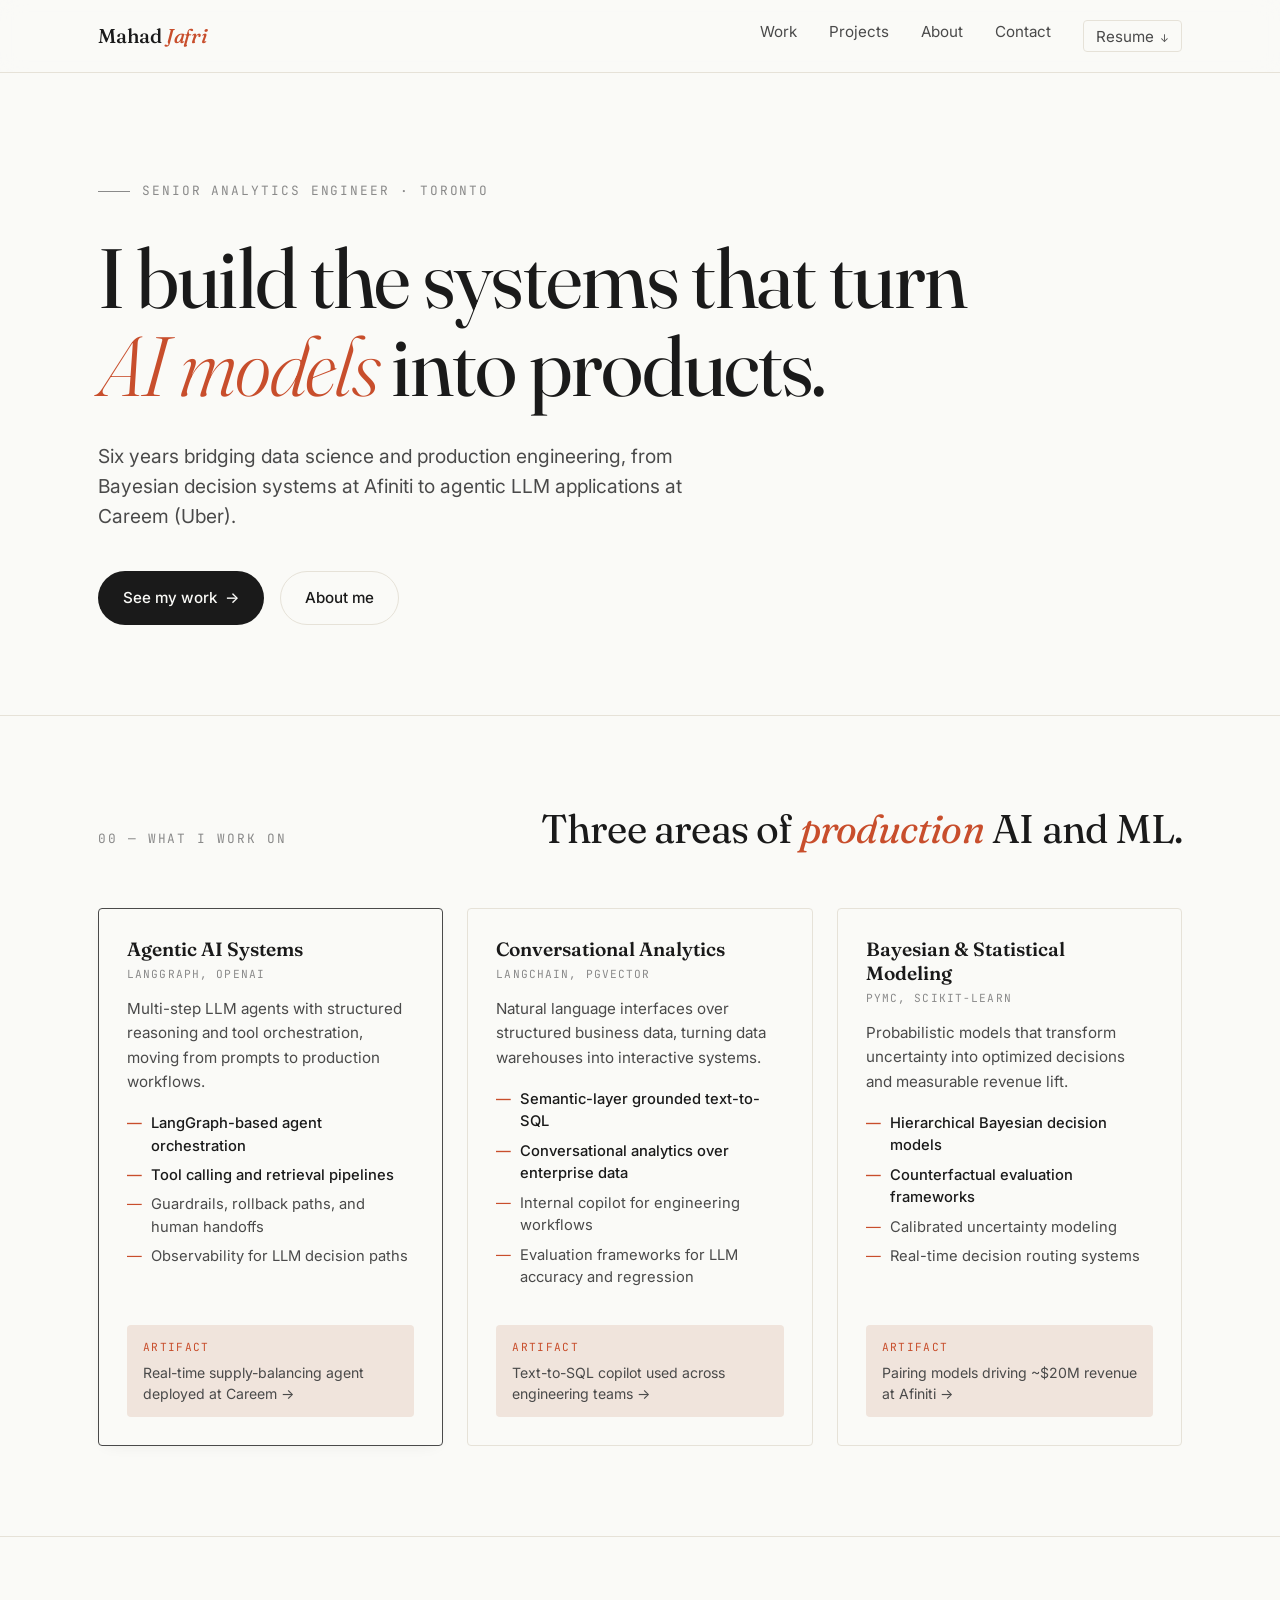
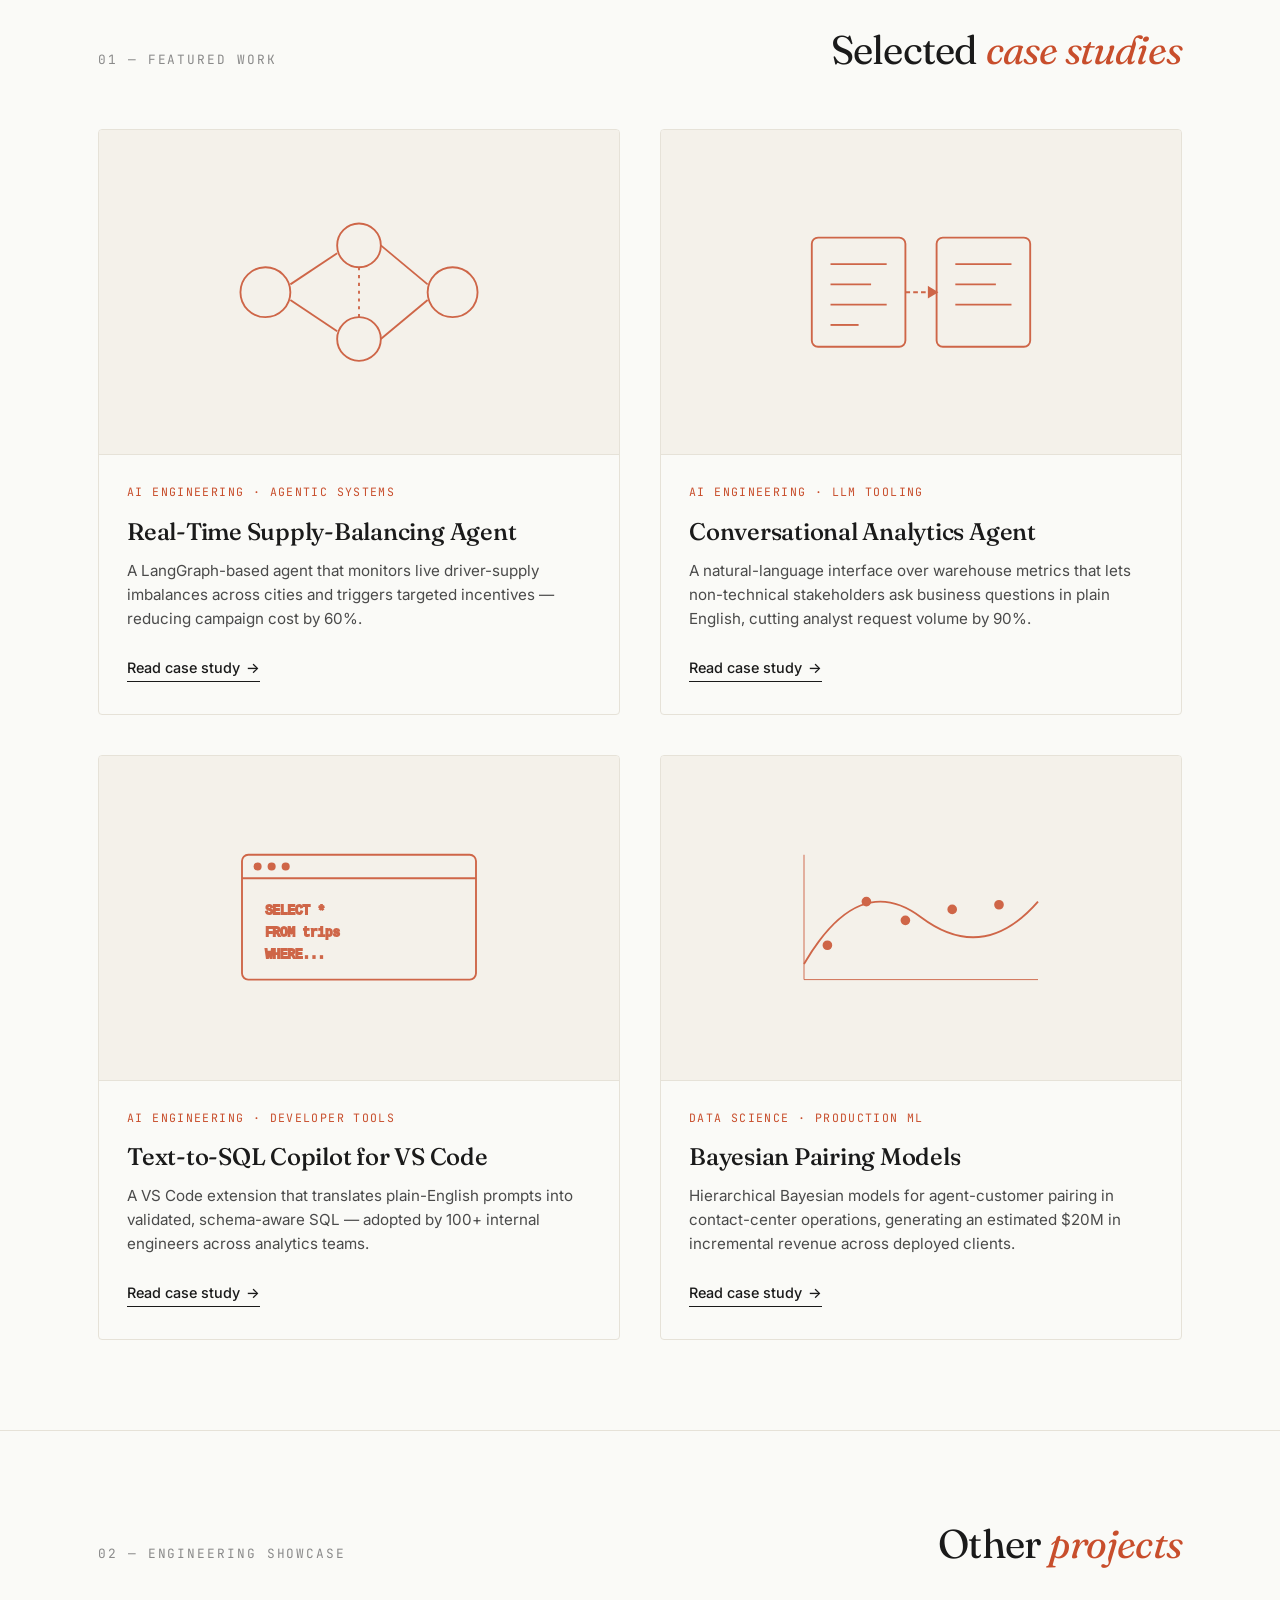
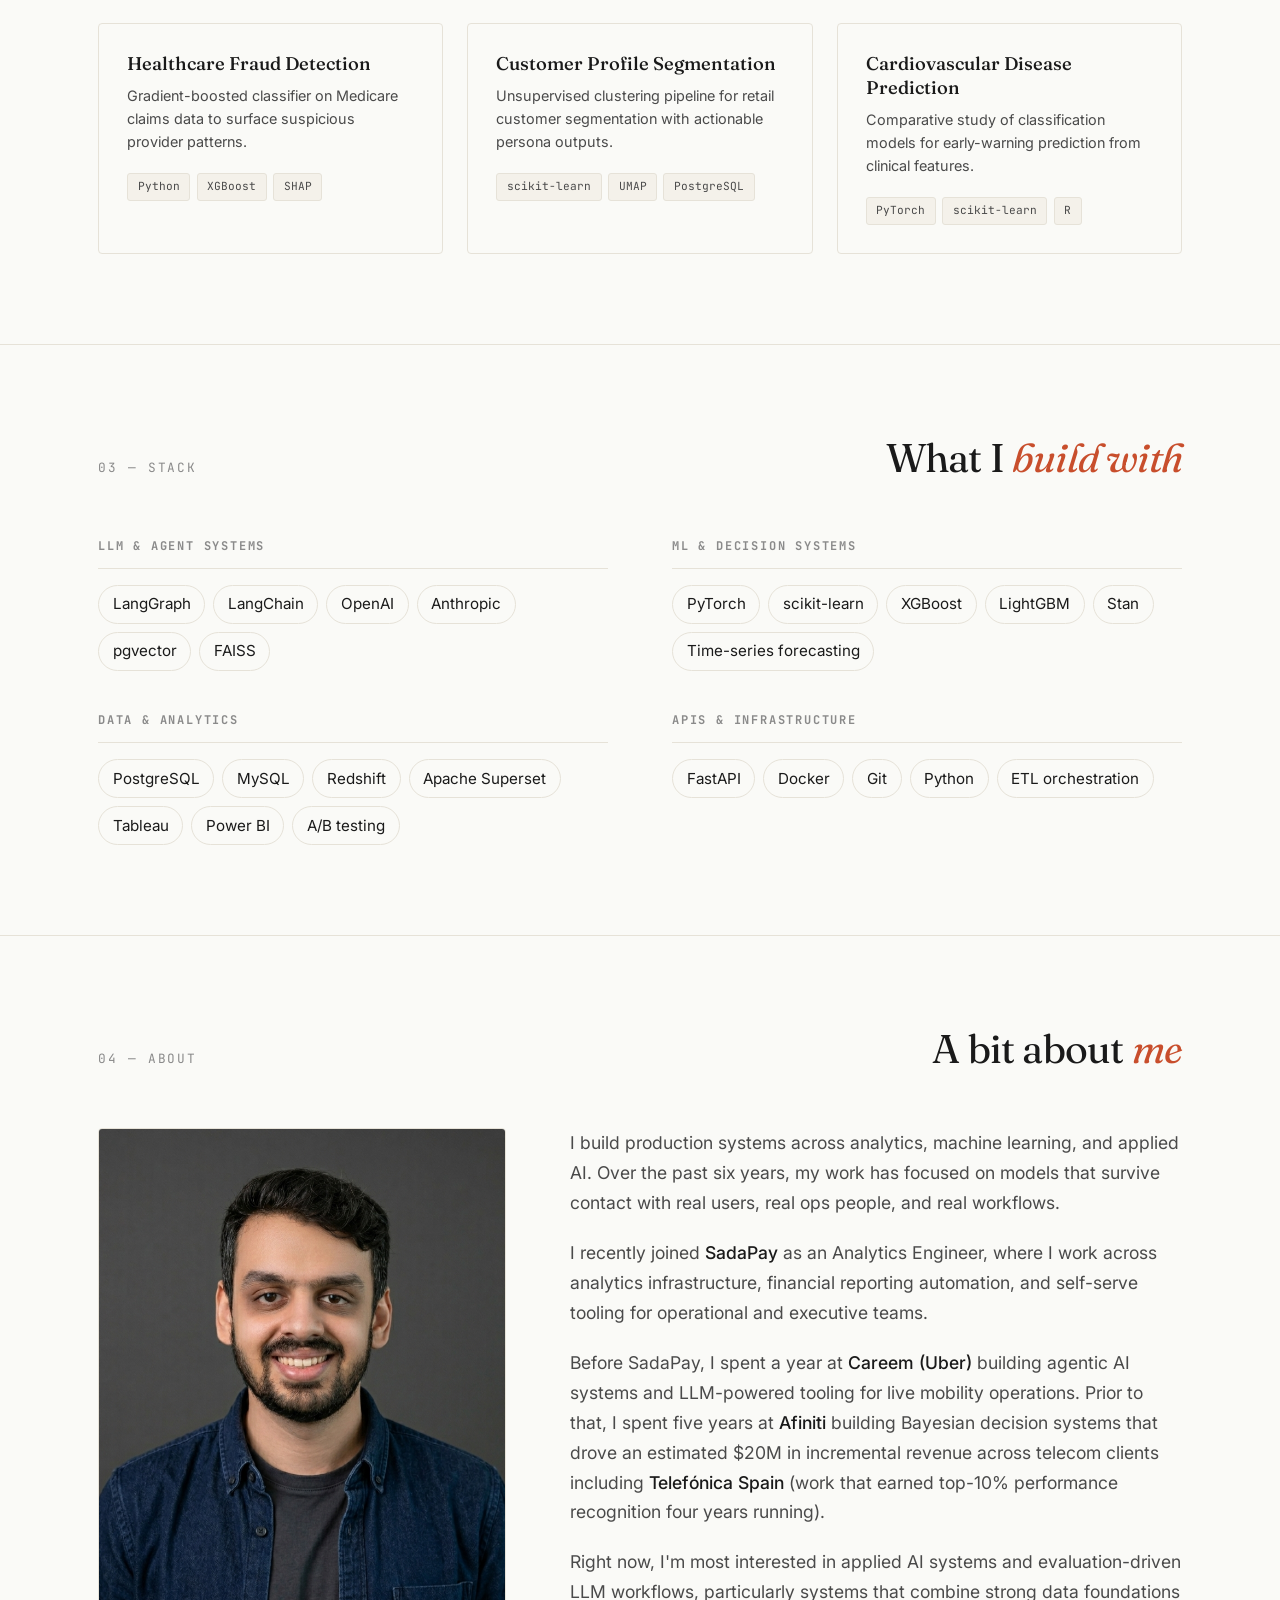
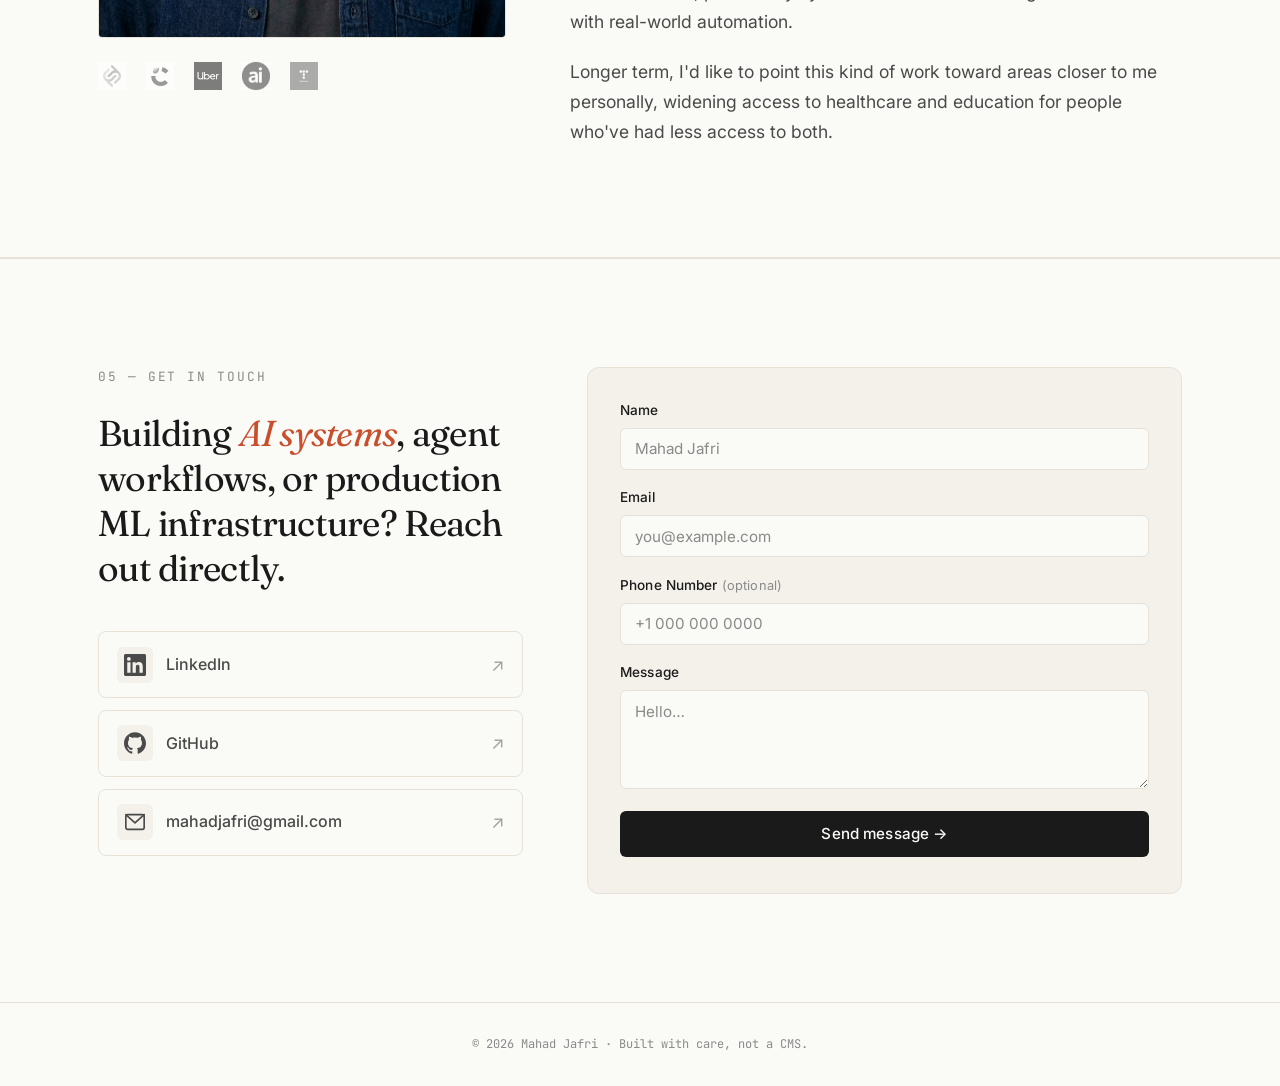
<file: index.html>
<!DOCTYPE html>
<html lang="en">
<head>
  <meta charset="UTF-8" />
  <meta name="viewport" content="width=device-width, initial-scale=1.0" />
  <meta name="description" content="Mahad Jafri — Senior Analytics Engineer building production AI systems and ML models for telecom and mobility." />
  <title>Mahad Jafri — AI & ML Engineer</title>
  <link rel="preconnect" href="https://fonts.googleapis.com" />
  <link rel="preconnect" href="https://fonts.gstatic.com" crossorigin />
  <link href="https://fonts.googleapis.com/css2?family=Fraunces:ital,opsz,wght@0,9..144,300..600;1,9..144,300..600&family=Inter:wght@400;500;600&family=JetBrains+Mono:wght@400;500&display=swap" rel="stylesheet" />
  <link rel="icon" type="image/svg+xml" href="assets/resources/favicon.svg" />
  <link rel="stylesheet" href="styles.css?v=2" />
</head>
<body>

  <!-- ===== Navigation ===== -->
  <nav class="nav">
    <div class="nav-inner">
      <a href="#" class="nav-brand">Mahad <em>Jafri</em></a>
      <ul class="nav-links">
        <li><a href="#work">Work</a></li>
        <li><a href="#showcase">Projects</a></li>
        <li><a href="#about">About</a></li>
        <li><a href="#contact">Contact</a></li>
        <li class="resume-dropdown">
          <button class="resume-btn" aria-haspopup="true" aria-expanded="false">Resume <span class="resume-chevron">↓</span></button>
          <ul class="resume-menu" role="menu">
            <li role="menuitem"><a href="assets/resources/resume_ai_engineer.pdf" target="_blank" rel="noopener">AI Engineer ↗</a></li>
            <li role="menuitem"><a href="assets/resources/resume_analytics_engineer.pdf" target="_blank" rel="noopener">Analytics Engineer ↗</a></li>
            <li role="menuitem"><a href="assets/resources/resume_data_scientist.pdf" target="_blank" rel="noopener">Data Scientist ↗</a></li>
            <li role="menuitem"><a href="assets/resources/resume_data_analyst.pdf" target="_blank" rel="noopener">Data Analyst ↗</a></li>
          </ul>
        </li>
      </ul>
    </div>
  </nav>

  <!-- ===== Hero ===== -->
  <header class="hero">
    <div class="container">
      <div class="hero-eyebrow">Senior Analytics Engineer · Toronto</div>
      <h1 class="hero-title">
        I build the systems that turn <em>AI models</em> into products.
      </h1>
      <p class="hero-subtitle">
        Six years bridging data science and production engineering, from Bayesian decision systems at Afiniti to agentic LLM applications at Careem (Uber).
      </p>
      <div class="hero-cta">
        <a href="#work" class="btn btn-primary">See my work <span class="arrow">→</span></a>
        <a href="#about" class="btn btn-secondary">About me</a>
      </div>
    </div>
  </header>

  <!-- ===== Capability Pillars ===== -->
  <section class="section" id="pillars">
    <div class="container">
      <div class="section-header">
        <span class="section-label">00 — What I work on</span>
        <h2 class="section-title">Three areas of <em>production</em> AI and ML.</h2>
      </div>

      <div class="pillars-grid">

        <article class="pillar-card pillar-featured">
          <h3 class="pillar-title">Agentic AI Systems</h3>
          <span class="pillar-system-label">LangGraph, OpenAI</span>
          <p class="pillar-description">Multi-step LLM agents with structured reasoning and tool orchestration, moving from prompts to production workflows.</p>
          <ul class="pillar-list">
            <li>LangGraph-based agent orchestration</li>
            <li>Tool calling and retrieval pipelines</li>
            <li>Guardrails, rollback paths, and human handoffs</li>
            <li>Observability for LLM decision paths</li>
          </ul>
          <a href="case-studies/supply-balancing-agent.html" class="pillar-artifact">
            <span class="pillar-artifact-label">Artifact</span>
            <span class="pillar-artifact-value">Real-time supply-balancing agent deployed at Careem →</span>
          </a>
        </article>

        <article class="pillar-card">
          <h3 class="pillar-title">Conversational Analytics</h3>
          <span class="pillar-system-label">LangChain, pgvector</span>
          <p class="pillar-description">Natural language interfaces over structured business data, turning data warehouses into interactive systems.</p>
          <ul class="pillar-list">
            <li>Semantic-layer grounded text-to-SQL</li>
            <li>Conversational analytics over enterprise data</li>
            <li>Internal copilot for engineering workflows</li>
            <li>Evaluation frameworks for LLM accuracy and regression</li>
          </ul>
          <a href="case-studies/conversational-analytics.html" class="pillar-artifact">
            <span class="pillar-artifact-label">Artifact</span>
            <span class="pillar-artifact-value">Text-to-SQL copilot used across engineering teams →</span>
          </a>
        </article>

        <article class="pillar-card">
          <h3 class="pillar-title">Bayesian & Statistical Modeling</h3>
          <span class="pillar-system-label">PyMC, scikit-learn</span>
          <p class="pillar-description">Probabilistic models that transform uncertainty into optimized decisions and measurable revenue lift.</p>
          <ul class="pillar-list">
            <li>Hierarchical Bayesian decision models</li>
            <li>Counterfactual evaluation frameworks</li>
            <li>Calibrated uncertainty modeling</li>
            <li>Real-time decision routing systems</li>
          </ul>
          <a href="case-studies/bayesian-pairing.html" class="pillar-artifact">
            <span class="pillar-artifact-label">Artifact</span>
            <span class="pillar-artifact-value">Pairing models driving ~$20M revenue at Afiniti →</span>
          </a>
        </article>

      </div>
    </div>
  </section>

  <!-- ===== Featured Work ===== -->
  <section class="section" id="work">
    <div class="container">
      <div class="section-header">
        <span class="section-label">01 — Featured Work</span>
        <h2 class="section-title">Selected <em>case studies</em></h2>
      </div>

      <div class="case-grid">

        <!-- Case 1 -->
        <article class="case-card">
          <div class="case-card-visual">
            <svg viewBox="0 0 200 120" xmlns="http://www.w3.org/2000/svg" fill="none" stroke="#c84e2c" stroke-width="1.2">
              <circle cx="40" cy="60" r="16" />
              <circle cx="100" cy="30" r="14" />
              <circle cx="100" cy="90" r="14" />
              <circle cx="160" cy="60" r="16" />
              <line x1="56" y1="55" x2="86" y2="35" />
              <line x1="56" y1="65" x2="86" y2="85" />
              <line x1="114" y1="30" x2="144" y2="55" />
              <line x1="114" y1="90" x2="144" y2="65" />
              <line x1="100" y1="44" x2="100" y2="76" stroke-dasharray="2 3" />
            </svg>
          </div>
          <div class="case-card-body">
            <div class="case-tag">AI Engineering · Agentic Systems</div>
            <h3 class="case-title">Real-Time Supply-Balancing Agent</h3>
            <p class="case-description">
              A LangGraph-based agent that monitors live driver-supply imbalances across cities and triggers targeted incentives — reducing campaign cost by 60%.
            </p>
            <a href="case-studies/supply-balancing-agent.html" class="case-link">
              Read case study <span class="arrow">→</span>
            </a>
          </div>
        </article>

        <!-- Case 2 -->
        <article class="case-card">
          <div class="case-card-visual">
            <svg viewBox="0 0 200 120" xmlns="http://www.w3.org/2000/svg" fill="none" stroke="#c84e2c" stroke-width="1.2">
              <rect x="30" y="25" width="60" height="70" rx="4" />
              <rect x="110" y="25" width="60" height="70" rx="4" />
              <line x1="42" y1="42" x2="78" y2="42" />
              <line x1="42" y1="55" x2="68" y2="55" />
              <line x1="42" y1="68" x2="78" y2="68" />
              <line x1="42" y1="81" x2="60" y2="81" />
              <line x1="122" y1="42" x2="158" y2="42" />
              <line x1="122" y1="55" x2="148" y2="55" />
              <line x1="122" y1="68" x2="158" y2="68" />
              <line x1="90" y1="60" x2="110" y2="60" stroke-dasharray="3 2" />
              <polygon points="105,57 110,60 105,63" fill="#c84e2c" />
            </svg>
          </div>
          <div class="case-card-body">
            <div class="case-tag">AI Engineering · LLM Tooling</div>
            <h3 class="case-title">Conversational Analytics Agent</h3>
            <p class="case-description">
              A natural-language interface over warehouse metrics that lets non-technical stakeholders ask business questions in plain English, cutting analyst request volume by 90%.
            </p>
            <a href="case-studies/conversational-analytics.html" class="case-link">
              Read case study <span class="arrow">→</span>
            </a>
          </div>
        </article>

        <!-- Case 3 -->
        <article class="case-card">
          <div class="case-card-visual">
            <svg viewBox="0 0 200 120" xmlns="http://www.w3.org/2000/svg" fill="none" stroke="#c84e2c" stroke-width="1.2">
              <rect x="25" y="20" width="150" height="80" rx="4" />
              <line x1="25" y1="35" x2="175" y2="35" />
              <circle cx="35" cy="27.5" r="2" fill="#c84e2c" />
              <circle cx="44" cy="27.5" r="2" fill="#c84e2c" />
              <circle cx="53" cy="27.5" r="2" fill="#c84e2c" />
              <text x="40" y="58" font-family="monospace" font-size="8" fill="#c84e2c">SELECT *</text>
              <text x="40" y="72" font-family="monospace" font-size="8" fill="#c84e2c">FROM trips</text>
              <text x="40" y="86" font-family="monospace" font-size="8" fill="#c84e2c">WHERE...</text>
            </svg>
          </div>
          <div class="case-card-body">
            <div class="case-tag">AI Engineering · Developer Tools</div>
            <h3 class="case-title">Text-to-SQL Copilot for VS Code</h3>
            <p class="case-description">
              A VS Code extension that translates plain-English prompts into validated, schema-aware SQL — adopted by 100+ internal engineers across analytics teams.
            </p>
            <a href="case-studies/text-to-sql-copilot.html" class="case-link">
              Read case study <span class="arrow">→</span>
            </a>
          </div>
        </article>

        <!-- Case 4 -->
        <article class="case-card">
          <div class="case-card-visual">
            <svg viewBox="0 0 200 120" xmlns="http://www.w3.org/2000/svg" fill="none" stroke="#c84e2c" stroke-width="1.2">
              <path d="M 25 90 Q 60 30, 100 60 T 175 50" />
              <circle cx="40" cy="78" r="2.5" fill="#c84e2c" />
              <circle cx="65" cy="50" r="2.5" fill="#c84e2c" />
              <circle cx="90" cy="62" r="2.5" fill="#c84e2c" />
              <circle cx="120" cy="55" r="2.5" fill="#c84e2c" />
              <circle cx="150" cy="52" r="2.5" fill="#c84e2c" />
              <line x1="25" y1="100" x2="175" y2="100" stroke-width="0.6" />
              <line x1="25" y1="20" x2="25" y2="100" stroke-width="0.6" />
            </svg>
          </div>
          <div class="case-card-body">
            <div class="case-tag">Data Science · Production ML</div>
            <h3 class="case-title">Bayesian Pairing Models</h3>
            <p class="case-description">
              Hierarchical Bayesian models for agent-customer pairing in contact-center operations, generating an estimated $20M in incremental revenue across deployed clients.
            </p>
            <a href="case-studies/bayesian-pairing.html" class="case-link">
              Read case study <span class="arrow">→</span>
            </a>
          </div>
        </article>

      </div>
    </div>
  </section>

  <!-- ===== Engineering Showcase ===== -->
  <section class="section" id="showcase">
    <div class="container">
      <div class="section-header">
        <span class="section-label">02 — Engineering Showcase</span>
        <h2 class="section-title">Other <em>projects</em></h2>
      </div>

      <div class="showcase-grid">
        <article class="showcase-card">
          <h3 class="showcase-title">Healthcare Fraud Detection</h3>
          <p class="showcase-description">Gradient-boosted classifier on Medicare claims data to surface suspicious provider patterns.</p>
          <div class="chip-row">
            <span class="chip">Python</span>
            <span class="chip">XGBoost</span>
            <span class="chip">SHAP</span>
          </div>
        </article>

        <article class="showcase-card">
          <h3 class="showcase-title">Customer Profile Segmentation</h3>
          <p class="showcase-description">Unsupervised clustering pipeline for retail customer segmentation with actionable persona outputs.</p>
          <div class="chip-row">
            <span class="chip">scikit-learn</span>
            <span class="chip">UMAP</span>
            <span class="chip">PostgreSQL</span>
          </div>
        </article>

        <article class="showcase-card">
          <h3 class="showcase-title">Cardiovascular Disease Prediction</h3>
          <p class="showcase-description">Comparative study of classification models for early-warning prediction from clinical features.</p>
          <div class="chip-row">
            <span class="chip">PyTorch</span>
            <span class="chip">scikit-learn</span>
            <span class="chip">R</span>
          </div>
        </article>
      </div>
    </div>
  </section>

  <!-- ===== Tools ===== -->
  <section class="section" id="tools">
    <div class="container">
      <div class="section-header">
        <span class="section-label">03 — Stack</span>
        <h2 class="section-title">What I <em>build with</em></h2>
      </div>

      <div class="tools-groups">
        <div class="tools-group">
          <h3>LLM & Agent Systems</h3>
          <ul class="tools-list">
            <li>LangGraph</li>
            <li>LangChain</li>
            <li>OpenAI</li>
            <li>Anthropic</li>
            <li>pgvector</li>
            <li>FAISS</li>
          </ul>
        </div>
        <div class="tools-group">
          <h3>ML & Decision Systems</h3>
          <ul class="tools-list">
            <li>PyTorch</li>
            <li>scikit-learn</li>
            <li>XGBoost</li>
            <li>LightGBM</li>
            <li>Stan</li>
            <li>Time-series forecasting</li>
          </ul>
        </div>
        <div class="tools-group">
          <h3>Data & Analytics</h3>
          <ul class="tools-list">
            <li>PostgreSQL</li>
            <li>MySQL</li>
            <li>Redshift</li>
            <li>Apache Superset</li>
            <li>Tableau</li>
            <li>Power BI</li>
            <li>A/B testing</li>
          </ul>
        </div>
        <div class="tools-group">
          <h3>APIs & Infrastructure</h3>
          <ul class="tools-list">
            <li>FastAPI</li>
            <li>Docker</li>
            <li>Git</li>
            <li>Python</li>
            <li>ETL orchestration</li>
          </ul>
        </div>
      </div>
    </div>
  </section>

  <!-- ===== About ===== -->
  <section class="section" id="about">
    <div class="container">
      <div class="section-header">
        <span class="section-label">04 — About</span>
        <h2 class="section-title">A bit about <em>me</em></h2>
      </div>

      <div class="about-grid">
        <div class="about-portrait-col">
          <div class="about-portrait">
            <img src="assets/resources/headshot.png" alt="Mahad Jafri" />
          </div>
          <div class="about-companies">
            <a href="https://sadapay.pk" target="_blank" rel="noopener"><img src="assets/resources/logo-sadapay.jpeg" alt="SadaPay" /></a>
            <a href="https://www.careem.com" target="_blank" rel="noopener"><img src="assets/resources/logo-careem.jpeg" alt="Careem" /></a>
            <a href="https://www.uber.com" target="_blank" rel="noopener"><img src="assets/resources/logo-uber.jpeg" alt="Uber" /></a>
            <a href="https://www.afiniti.com" target="_blank" rel="noopener"><img src="assets/resources/logo-afiniti.jpeg" alt="Afiniti" /></a>
            <a href="https://www.telefonica.com" target="_blank" rel="noopener"><img src="assets/resources/logo-tfn.jpeg" alt="Telefónica" /></a>
          </div>
        </div>
        <div class="about-text">
          <p>
            I build production systems across analytics, machine learning, and applied AI. Over the past six years, my work has focused on models that survive contact with real users, real ops people, and real workflows.
          </p>
          <p>
            I recently joined <strong>SadaPay</strong> as an Analytics Engineer, where I work across analytics infrastructure, financial reporting automation, and self-serve tooling for operational and executive teams.
          </p>
          <p>
            Before SadaPay, I spent a year at <strong>Careem (Uber)</strong> building agentic AI systems and LLM-powered tooling for live mobility operations. Prior to that, I spent five years at <strong>Afiniti</strong> building Bayesian decision systems that drove an estimated $20M in incremental revenue across telecom clients including <strong>Telefónica Spain</strong> (work that earned top-10% performance recognition four years running).
          </p>
          <p>
            Right now, I'm most interested in applied AI systems and evaluation-driven LLM workflows, particularly systems that combine strong data foundations with real-world automation.
          </p>
          <p>
            Longer term, I'd like to point this kind of work toward areas closer to me personally, widening access to healthcare and education for people who've had less access to both.
          </p>
        </div>
      </div>
    </div>
  </section>

  <!-- ===== Contact ===== -->
  <section class="contact" id="contact">
    <div class="container">
      <div class="contact-grid">

        <!-- Left: heading + social cards -->
        <div class="contact-left">
          <span class="section-label" style="display:block; margin-bottom: 1.5rem;">05 — Get in touch</span>
          <h2 class="contact-title">Building <em>AI systems</em>, agent workflows, or production ML infrastructure? Reach out directly.</h2>
          <div class="social-cards">
            <a href="https://linkedin.com/in/mahadjafri" target="_blank" rel="noopener" class="social-card">
              <span class="social-card-icon">
                <svg width="22" height="22" viewBox="0 0 24 24" fill="currentColor" aria-hidden="true">
                  <path d="M20.447 20.452h-3.554v-5.569c0-1.328-.027-3.037-1.852-3.037-1.853 0-2.136 1.445-2.136 2.939v5.667H9.351V9h3.414v1.561h.046c.477-.9 1.637-1.85 3.37-1.85 3.601 0 4.267 2.37 4.267 5.455v6.286zM5.337 7.433a2.062 2.062 0 0 1-2.063-2.065 2.064 2.064 0 1 1 2.063 2.065zm1.782 13.019H3.555V9h3.564v11.452zM22.225 0H1.771C.792 0 0 .774 0 1.729v20.542C0 23.227.792 24 1.771 24h20.451C23.2 24 24 23.227 24 22.271V1.729C24 .774 23.2 0 22.222 0h.003z"/>
                </svg>
              </span>
              <span class="social-card-label">LinkedIn</span>
              <span class="social-card-arrow">↗</span>
            </a>
            <a href="https://github.com/mahadjafri" target="_blank" rel="noopener" class="social-card">
              <span class="social-card-icon">
                <svg width="22" height="22" viewBox="0 0 24 24" fill="currentColor" aria-hidden="true">
                  <path d="M12 .297c-6.63 0-12 5.373-12 12 0 5.303 3.438 9.8 8.205 11.385.6.113.82-.258.82-.577 0-.285-.01-1.04-.015-2.04-3.338.724-4.042-1.61-4.042-1.61C4.422 18.07 3.633 17.7 3.633 17.7c-1.087-.744.084-.729.084-.729 1.205.084 1.838 1.236 1.838 1.236 1.07 1.835 2.809 1.305 3.495.998.108-.776.417-1.305.76-1.605-2.665-.3-5.466-1.332-5.466-5.93 0-1.31.465-2.38 1.235-3.22-.135-.303-.54-1.523.105-3.176 0 0 1.005-.322 3.3 1.23.96-.267 1.98-.399 3-.405 1.02.006 2.04.138 3 .405 2.28-1.552 3.285-1.23 3.285-1.23.645 1.653.24 2.873.12 3.176.765.84 1.23 1.91 1.23 3.22 0 4.61-2.805 5.625-5.475 5.92.42.36.81 1.096.81 2.22 0 1.606-.015 2.896-.015 3.286 0 .315.21.69.825.57C20.565 22.092 24 17.592 24 12.297c0-6.627-5.373-12-12-12"/>
                </svg>
              </span>
              <span class="social-card-label">GitHub</span>
              <span class="social-card-arrow">↗</span>
            </a>
            <a href="mailto:mahadjafri@gmail.com" class="social-card">
              <span class="social-card-icon">
                <svg width="22" height="22" viewBox="0 0 24 24" fill="none" stroke="currentColor" stroke-width="1.8" stroke-linecap="round" stroke-linejoin="round" aria-hidden="true">
                  <rect x="2" y="4" width="20" height="16" rx="2"/>
                  <polyline points="2,4 12,13 22,4"/>
                </svg>
              </span>
              <span class="social-card-label">mahadjafri@gmail.com</span>
              <span class="social-card-arrow">↗</span>
            </a>
          </div>
        </div>

        <!-- Right: contact form -->
        <div class="contact-right">
          <form class="contact-form" id="contact-form">
            <input type="hidden" name="access_key" value="e3e741d3-706e-4cab-bbda-bc7e71c98e1e" />
            <input type="hidden" name="subject" value="Portfolio contact — mahadjafri.github.io" />
            <div class="form-field">
              <label for="name">Name</label>
              <input id="name" type="text" name="name" placeholder="Mahad Jafri" required autocomplete="name" />
            </div>
            <div class="form-field">
              <label for="email">Email</label>
              <input id="email" type="email" name="email" placeholder="you@example.com" required autocomplete="email" />
            </div>
            <div class="form-field">
              <label for="phone">Phone Number <span class="form-optional">(optional)</span></label>
              <input id="phone" type="tel" name="phone" placeholder="+1 000 000 0000" autocomplete="tel" />
            </div>
            <div class="form-field">
              <label for="message">Message</label>
              <textarea id="message" name="message" rows="4" placeholder="Hello…" required></textarea>
            </div>
            <button type="submit" class="form-submit">Send message <span class="arrow">→</span></button>
          </form>
        </div>

      </div>
    </div>
  </section>

  <footer>
    © 2026 Mahad Jafri · Built with care, not a CMS.
  </footer>

  <script>
    // Resume dropdown
    const btn = document.querySelector('.resume-btn');
    const menu = document.querySelector('.resume-menu');
    btn.addEventListener('click', (e) => {
      const open = btn.getAttribute('aria-expanded') === 'true';
      btn.setAttribute('aria-expanded', String(!open));
      menu.classList.toggle('open', !open);
      e.stopPropagation();
    });
    document.addEventListener('click', () => {
      btn.setAttribute('aria-expanded', 'false');
      menu.classList.remove('open');
    });

    // Contact form — AJAX submit with inline success state
    const form = document.getElementById('contact-form');
    const submitBtn = form.querySelector('.form-submit');
    form.addEventListener('submit', async (e) => {
      e.preventDefault();
      submitBtn.disabled = true;
      submitBtn.textContent = 'Sending…';
      try {
        const res = await fetch('https://api.web3forms.com/submit', {
          method: 'POST',
          body: new FormData(form),
        });
        const data = await res.json();
        if (data.success) {
          form.innerHTML = '<div class="form-success"><svg width="28" height="28" viewBox="0 0 24 24" fill="none" stroke="currentColor" stroke-width="2" stroke-linecap="round" stroke-linejoin="round"><circle cx="12" cy="12" r="10"/><polyline points="9,12 11,14 15,10"/></svg><p>Message sent - I\'ll get back to you soon.</p></div>';
        } else {
          throw new Error('submission failed');
        }
      } catch {
        submitBtn.disabled = false;
        submitBtn.textContent = 'Send message →';
        submitBtn.insertAdjacentHTML('afterend', '<p class="form-error">Something went wrong. Try emailing me directly.</p>');
      }
    });
  </script>
</body>
</html>
</file>
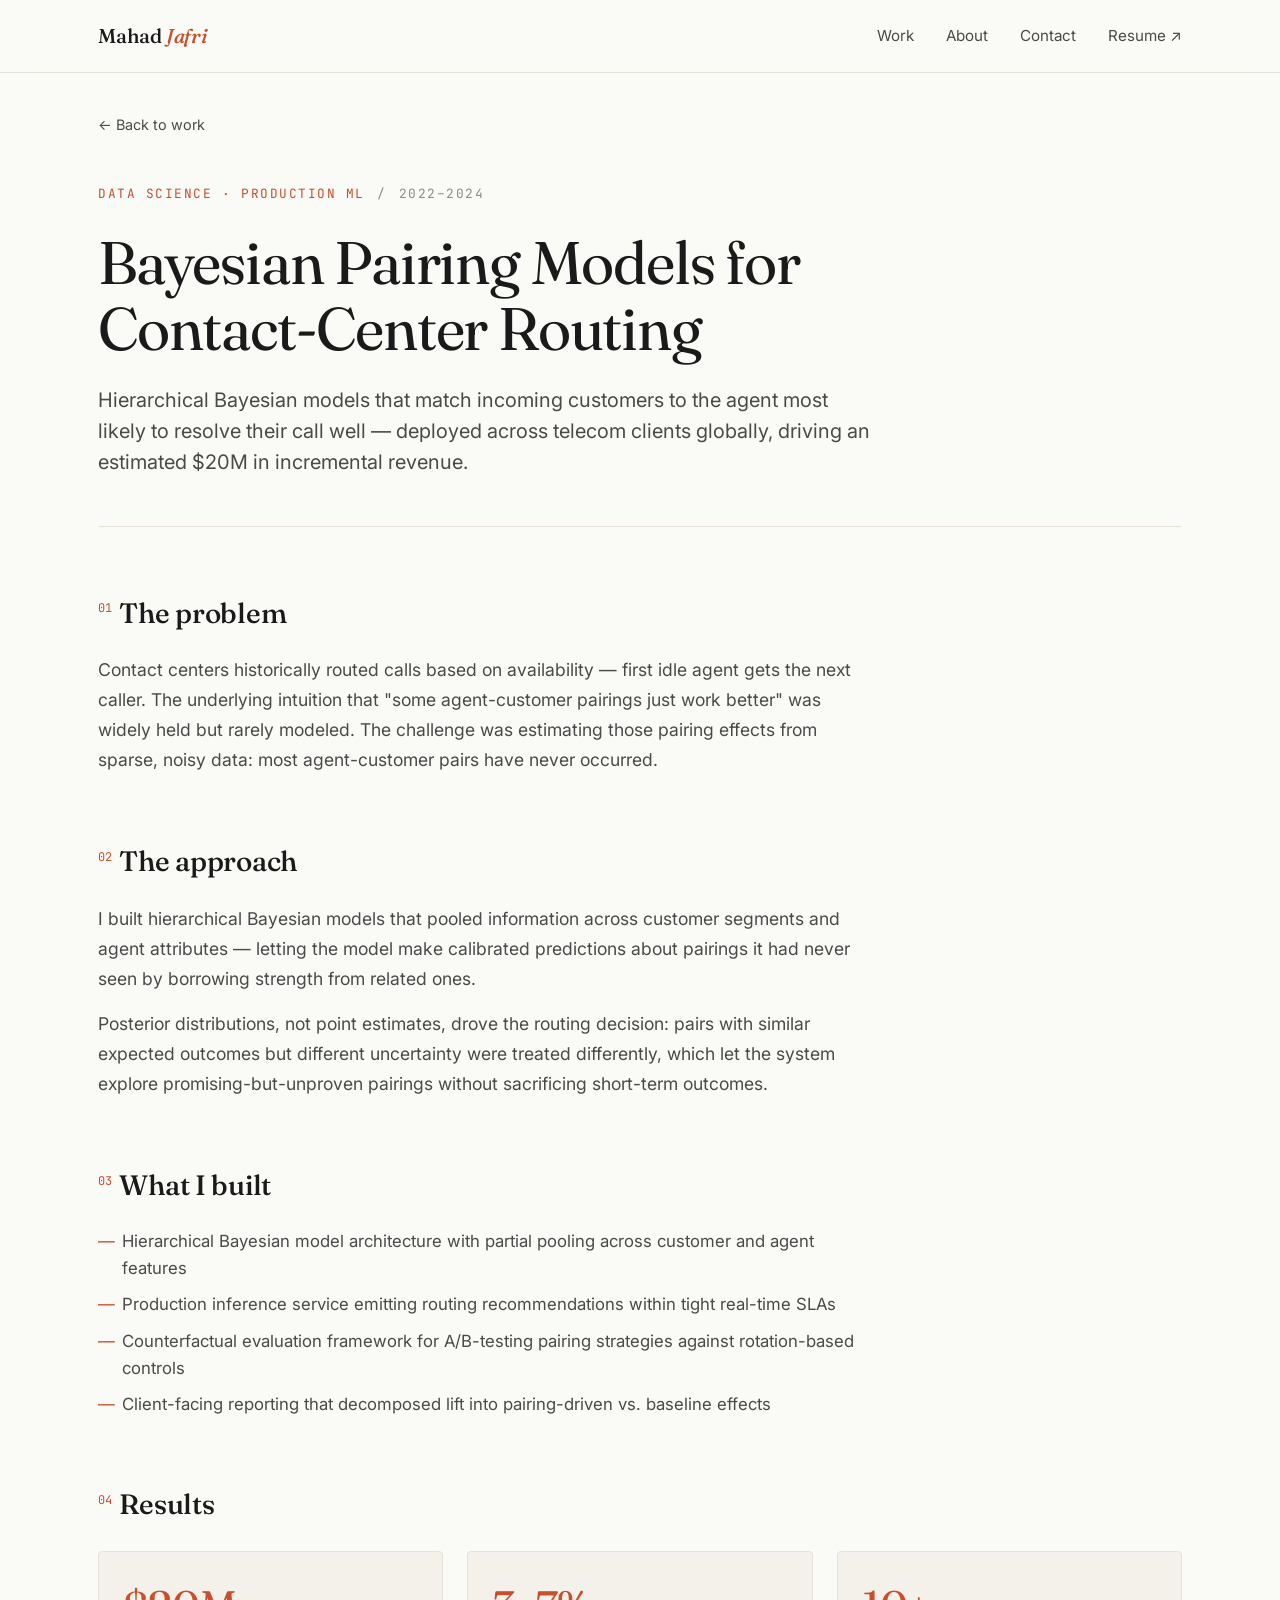
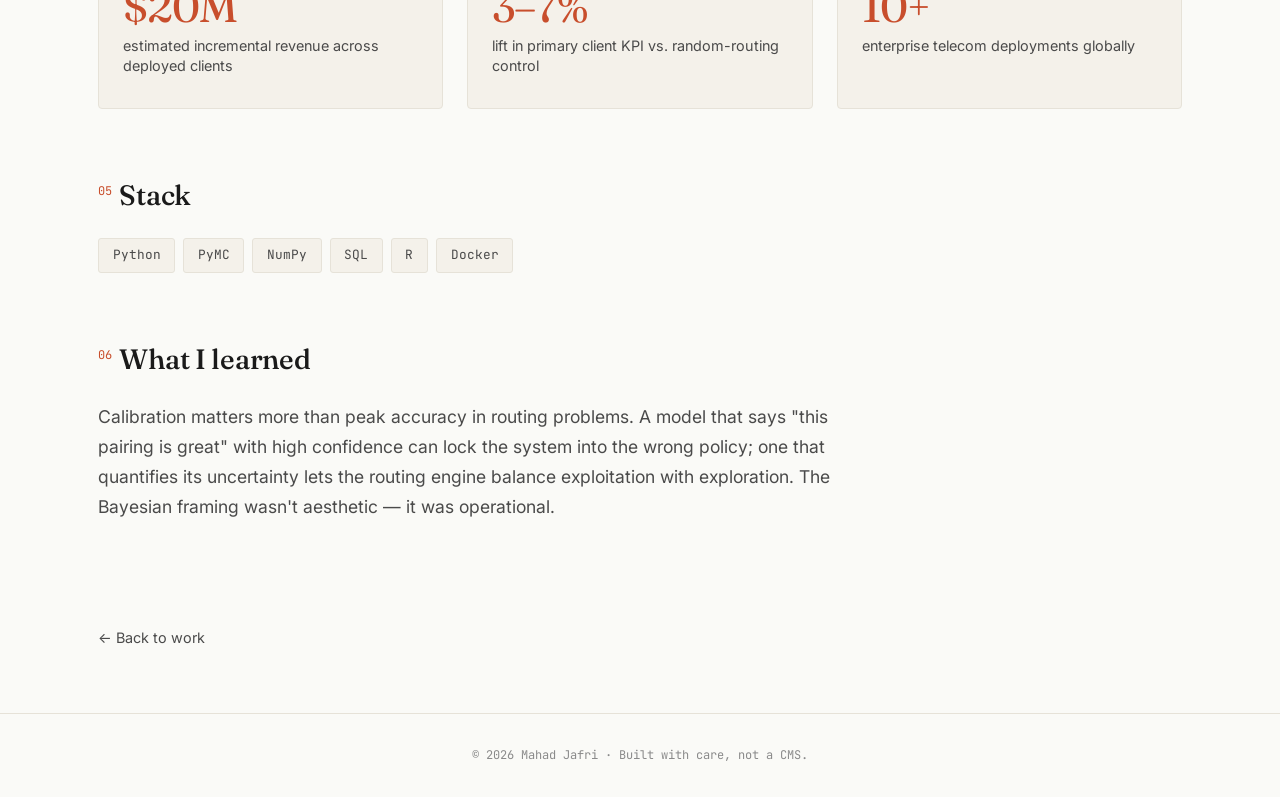
<file: case-studies/bayesian-pairing.html>
<!DOCTYPE html>
<html lang="en">
<head>
  <meta charset="UTF-8" />
  <meta name="viewport" content="width=device-width, initial-scale=1.0" />
  <title>Bayesian Pairing Models — Mahad Jafri</title>
  <link rel="preconnect" href="https://fonts.googleapis.com" />
  <link rel="preconnect" href="https://fonts.gstatic.com" crossorigin />
  <link href="https://fonts.googleapis.com/css2?family=Fraunces:ital,opsz,wght@0,9..144,300..600;1,9..144,300..600&family=Inter:wght@400;500;600&family=JetBrains+Mono:wght@400;500&display=swap" rel="stylesheet" />
  <link rel="stylesheet" href="../styles.css" />
</head>
<body>

  <nav class="nav">
    <div class="nav-inner">
      <a href="../index.html" class="nav-brand">Mahad <em>Jafri</em></a>
      <ul class="nav-links">
        <li><a href="../index.html#work">Work</a></li>
        <li><a href="../index.html#about">About</a></li>
        <li><a href="../index.html#contact">Contact</a></li>
        <li><a href="../assets/resources/resume_ai_engineer.pdf" target="_blank" rel="noopener">Resume ↗</a></li>
      </ul>
    </div>
  </nav>

  <main class="container">
    <a href="../index.html#work" class="cs-back">← Back to work</a>

    <header class="cs-header">
      <div class="cs-meta">
        <span class="tag">Data Science · Production ML</span>
        <span class="sep">/</span>
        <span class="year">2022–2024</span>
      </div>
      <h1 class="cs-title">Bayesian Pairing Models for Contact-Center Routing</h1>
      <p class="cs-lede">
        Hierarchical Bayesian models that match incoming customers to the agent most likely to resolve their call well — deployed across telecom clients globally, driving an estimated $20M in incremental revenue.
      </p>
    </header>

    <section class="cs-section">
      <h2><span class="num">01</span>The problem</h2>
      <p>
        Contact centers historically routed calls based on availability — first idle agent gets the next caller. The underlying intuition that "some agent-customer pairings just work better" was widely held but rarely modeled. The challenge was estimating those pairing effects from sparse, noisy data: most agent-customer pairs have never occurred.
      </p>
    </section>

    <section class="cs-section">
      <h2><span class="num">02</span>The approach</h2>
      <p>
        I built hierarchical Bayesian models that pooled information across customer segments and agent attributes — letting the model make calibrated predictions about pairings it had never seen by borrowing strength from related ones.
      </p>
      <p>
        Posterior distributions, not point estimates, drove the routing decision: pairs with similar expected outcomes but different uncertainty were treated differently, which let the system explore promising-but-unproven pairings without sacrificing short-term outcomes.
      </p>
    </section>

    <section class="cs-section">
      <h2><span class="num">03</span>What I built</h2>
      <ul>
        <li>Hierarchical Bayesian model architecture with partial pooling across customer and agent features</li>
        <li>Production inference service emitting routing recommendations within tight real-time SLAs</li>
        <li>Counterfactual evaluation framework for A/B-testing pairing strategies against rotation-based controls</li>
        <li>Client-facing reporting that decomposed lift into pairing-driven vs. baseline effects</li>
      </ul>
    </section>

    <section class="cs-section">
      <h2><span class="num">04</span>Results</h2>
      <div class="cs-results">
        <div class="cs-result">
          <div class="cs-result-value">$20M</div>
          <div class="cs-result-label">estimated incremental revenue across deployed clients</div>
        </div>
        <div class="cs-result">
          <div class="cs-result-value">3–7%</div>
          <div class="cs-result-label">lift in primary client KPI vs. random-routing control</div>
        </div>
        <div class="cs-result">
          <div class="cs-result-value">10+</div>
          <div class="cs-result-label">enterprise telecom deployments globally</div>
        </div>
      </div>
    </section>

    <section class="cs-section">
      <h2><span class="num">05</span>Stack</h2>
      <div class="cs-stack">
        <span class="chip">Python</span>
        <span class="chip">PyMC</span>
        <span class="chip">NumPy</span>
        <span class="chip">SQL</span>
        <span class="chip">R</span>
        <span class="chip">Docker</span>
      </div>
    </section>

    <section class="cs-section">
      <h2><span class="num">06</span>What I learned</h2>
      <p>
        Calibration matters more than peak accuracy in routing problems. A model that says "this pairing is great" with high confidence can lock the system into the wrong policy; one that quantifies its uncertainty lets the routing engine balance exploitation with exploration. The Bayesian framing wasn't aesthetic — it was operational.
      </p>
    </section>

    <a href="../index.html#work" class="cs-back" style="margin-bottom: 4rem;">← Back to work</a>
  </main>

  <footer>© 2026 Mahad Jafri · Built with care, not a CMS.</footer>
</body>
</html>
</file>
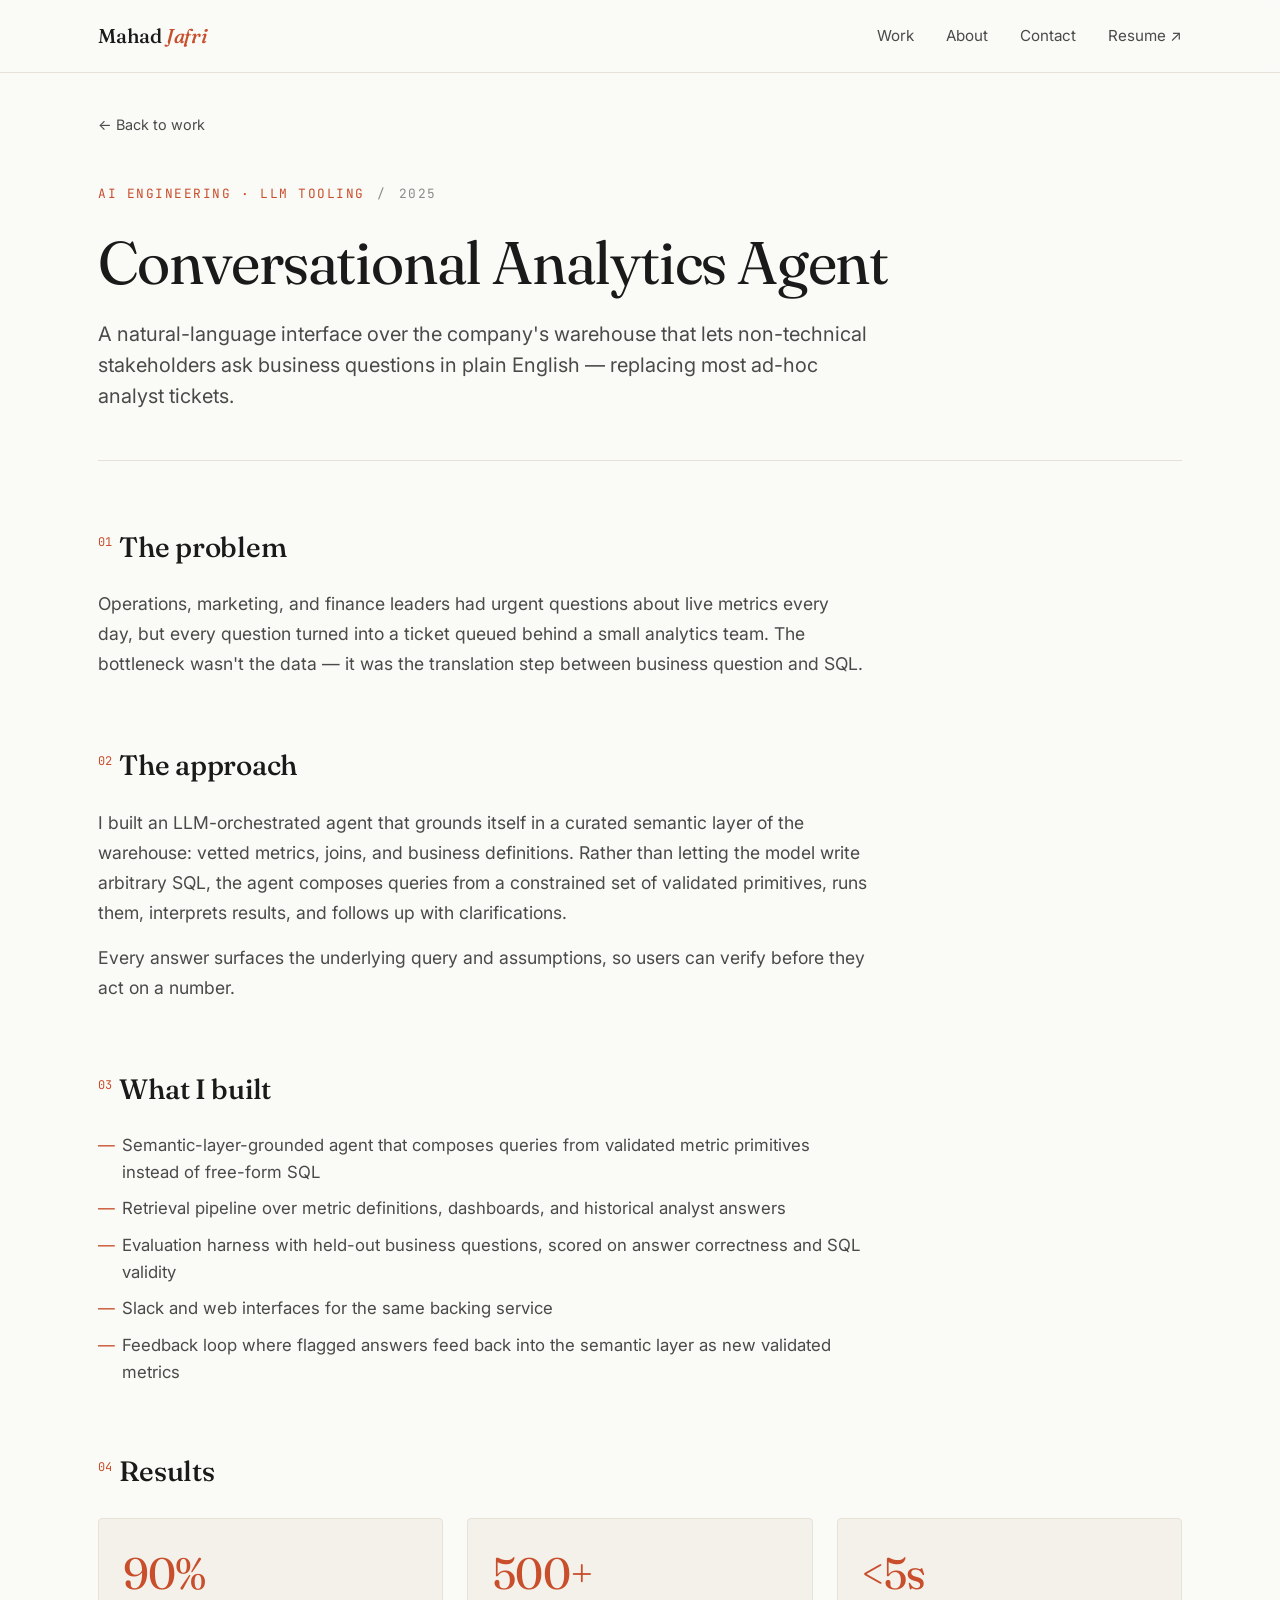
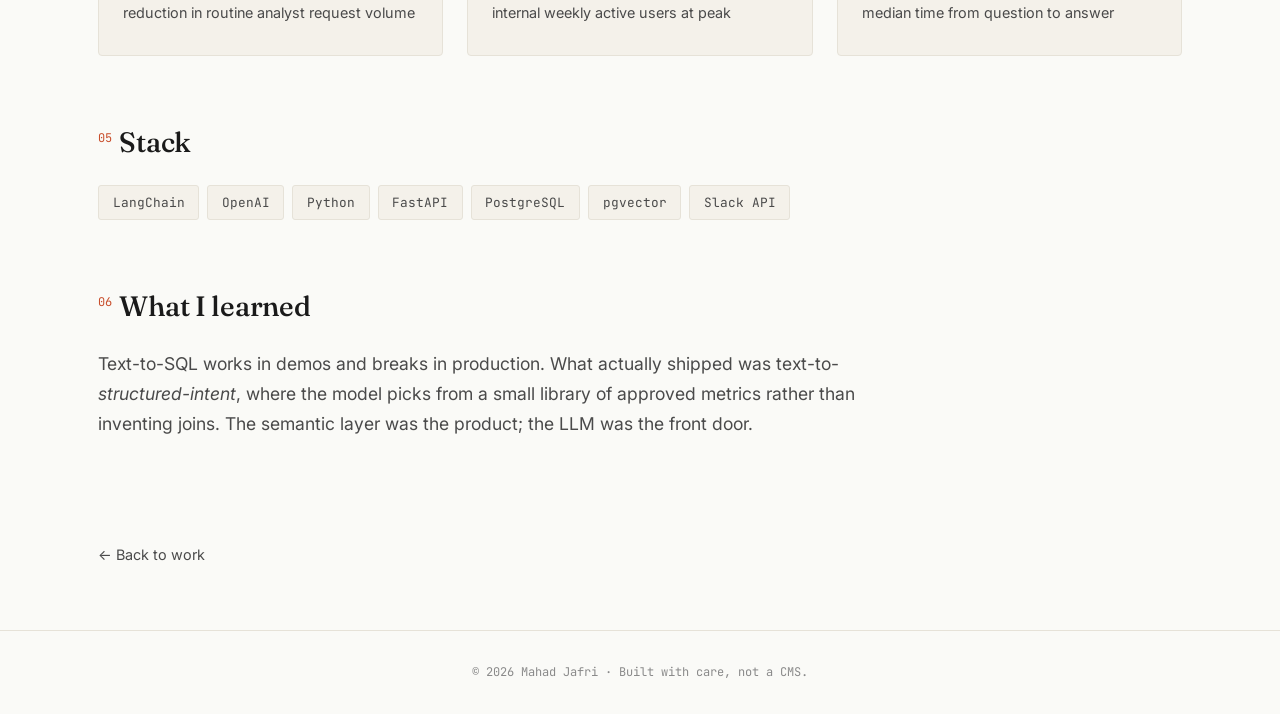
<file: case-studies/conversational-analytics.html>
<!DOCTYPE html>
<html lang="en">
<head>
  <meta charset="UTF-8" />
  <meta name="viewport" content="width=device-width, initial-scale=1.0" />
  <title>Conversational Analytics Agent — Mahad Jafri</title>
  <link rel="preconnect" href="https://fonts.googleapis.com" />
  <link rel="preconnect" href="https://fonts.gstatic.com" crossorigin />
  <link href="https://fonts.googleapis.com/css2?family=Fraunces:ital,opsz,wght@0,9..144,300..600;1,9..144,300..600&family=Inter:wght@400;500;600&family=JetBrains+Mono:wght@400;500&display=swap" rel="stylesheet" />
  <link rel="stylesheet" href="../styles.css" />
</head>
<body>

  <nav class="nav">
    <div class="nav-inner">
      <a href="../index.html" class="nav-brand">Mahad <em>Jafri</em></a>
      <ul class="nav-links">
        <li><a href="../index.html#work">Work</a></li>
        <li><a href="../index.html#about">About</a></li>
        <li><a href="../index.html#contact">Contact</a></li>
        <li><a href="../assets/resources/resume_ai_engineer.pdf" target="_blank" rel="noopener">Resume ↗</a></li>
      </ul>
    </div>
  </nav>

  <main class="container">
    <a href="../index.html#work" class="cs-back">← Back to work</a>

    <header class="cs-header">
      <div class="cs-meta">
        <span class="tag">AI Engineering · LLM Tooling</span>
        <span class="sep">/</span>
        <span class="year">2025</span>
      </div>
      <h1 class="cs-title">Conversational Analytics Agent</h1>
      <p class="cs-lede">
        A natural-language interface over the company's warehouse that lets non-technical stakeholders ask business questions in plain English — replacing most ad-hoc analyst tickets.
      </p>
    </header>

    <section class="cs-section">
      <h2><span class="num">01</span>The problem</h2>
      <p>
        Operations, marketing, and finance leaders had urgent questions about live metrics every day, but every question turned into a ticket queued behind a small analytics team. The bottleneck wasn't the data — it was the translation step between business question and SQL.
      </p>
    </section>

    <section class="cs-section">
      <h2><span class="num">02</span>The approach</h2>
      <p>
        I built an LLM-orchestrated agent that grounds itself in a curated semantic layer of the warehouse: vetted metrics, joins, and business definitions. Rather than letting the model write arbitrary SQL, the agent composes queries from a constrained set of validated primitives, runs them, interprets results, and follows up with clarifications.
      </p>
      <p>
        Every answer surfaces the underlying query and assumptions, so users can verify before they act on a number.
      </p>
    </section>

    <section class="cs-section">
      <h2><span class="num">03</span>What I built</h2>
      <ul>
        <li>Semantic-layer-grounded agent that composes queries from validated metric primitives instead of free-form SQL</li>
        <li>Retrieval pipeline over metric definitions, dashboards, and historical analyst answers</li>
        <li>Evaluation harness with held-out business questions, scored on answer correctness and SQL validity</li>
        <li>Slack and web interfaces for the same backing service</li>
        <li>Feedback loop where flagged answers feed back into the semantic layer as new validated metrics</li>
      </ul>
    </section>

    <section class="cs-section">
      <h2><span class="num">04</span>Results</h2>
      <div class="cs-results">
        <div class="cs-result">
          <div class="cs-result-value">90%</div>
          <div class="cs-result-label">reduction in routine analyst request volume</div>
        </div>
        <div class="cs-result">
          <div class="cs-result-value">500+</div>
          <div class="cs-result-label">internal weekly active users at peak</div>
        </div>
        <div class="cs-result">
          <div class="cs-result-value">&lt;5s</div>
          <div class="cs-result-label">median time from question to answer</div>
        </div>
      </div>
    </section>

    <section class="cs-section">
      <h2><span class="num">05</span>Stack</h2>
      <div class="cs-stack">
        <span class="chip">LangChain</span>
        <span class="chip">OpenAI</span>
        <span class="chip">Python</span>
        <span class="chip">FastAPI</span>
        <span class="chip">PostgreSQL</span>
        <span class="chip">pgvector</span>
        <span class="chip">Slack API</span>
      </div>
    </section>

    <section class="cs-section">
      <h2><span class="num">06</span>What I learned</h2>
      <p>
        Text-to-SQL works in demos and breaks in production. What actually shipped was text-to-<em>structured-intent</em>, where the model picks from a small library of approved metrics rather than inventing joins. The semantic layer was the product; the LLM was the front door.
      </p>
    </section>

    <a href="../index.html#work" class="cs-back" style="margin-bottom: 4rem;">← Back to work</a>
  </main>

  <footer>© 2026 Mahad Jafri · Built with care, not a CMS.</footer>
</body>
</html>
</file>
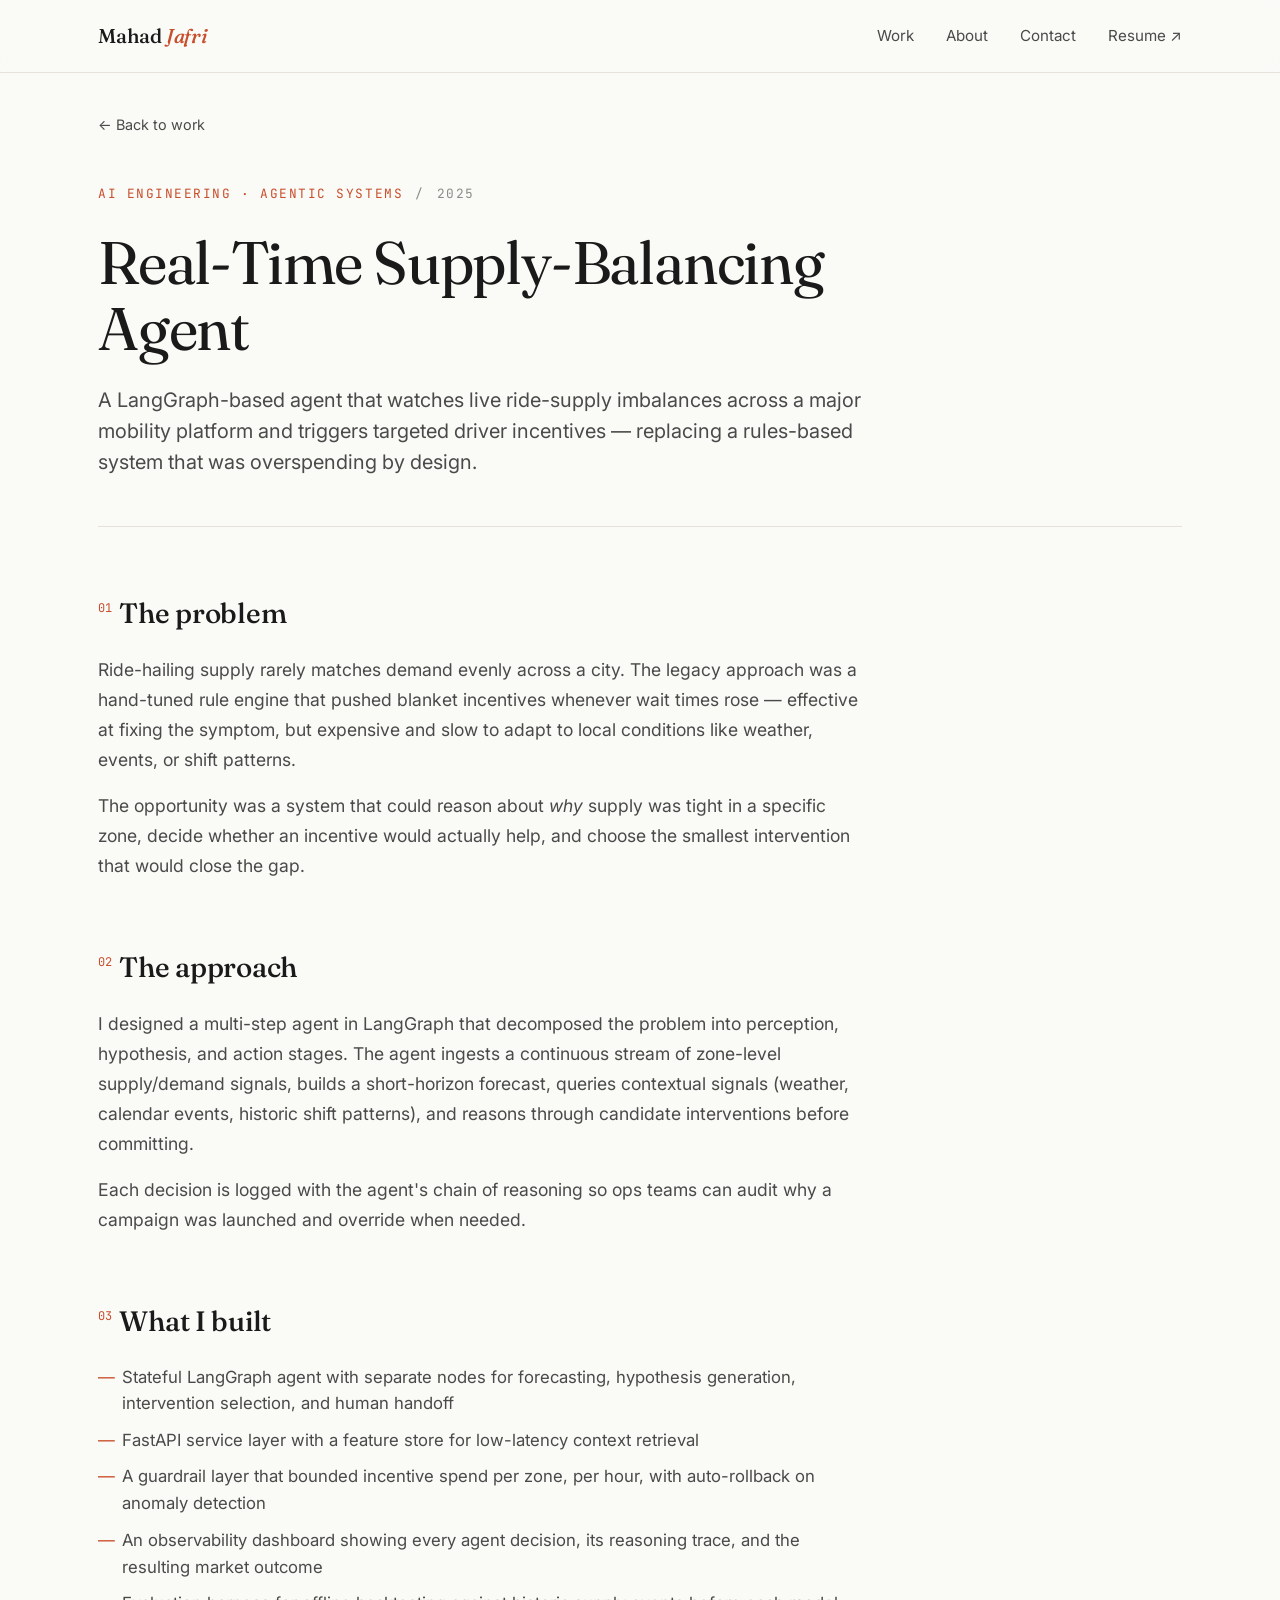
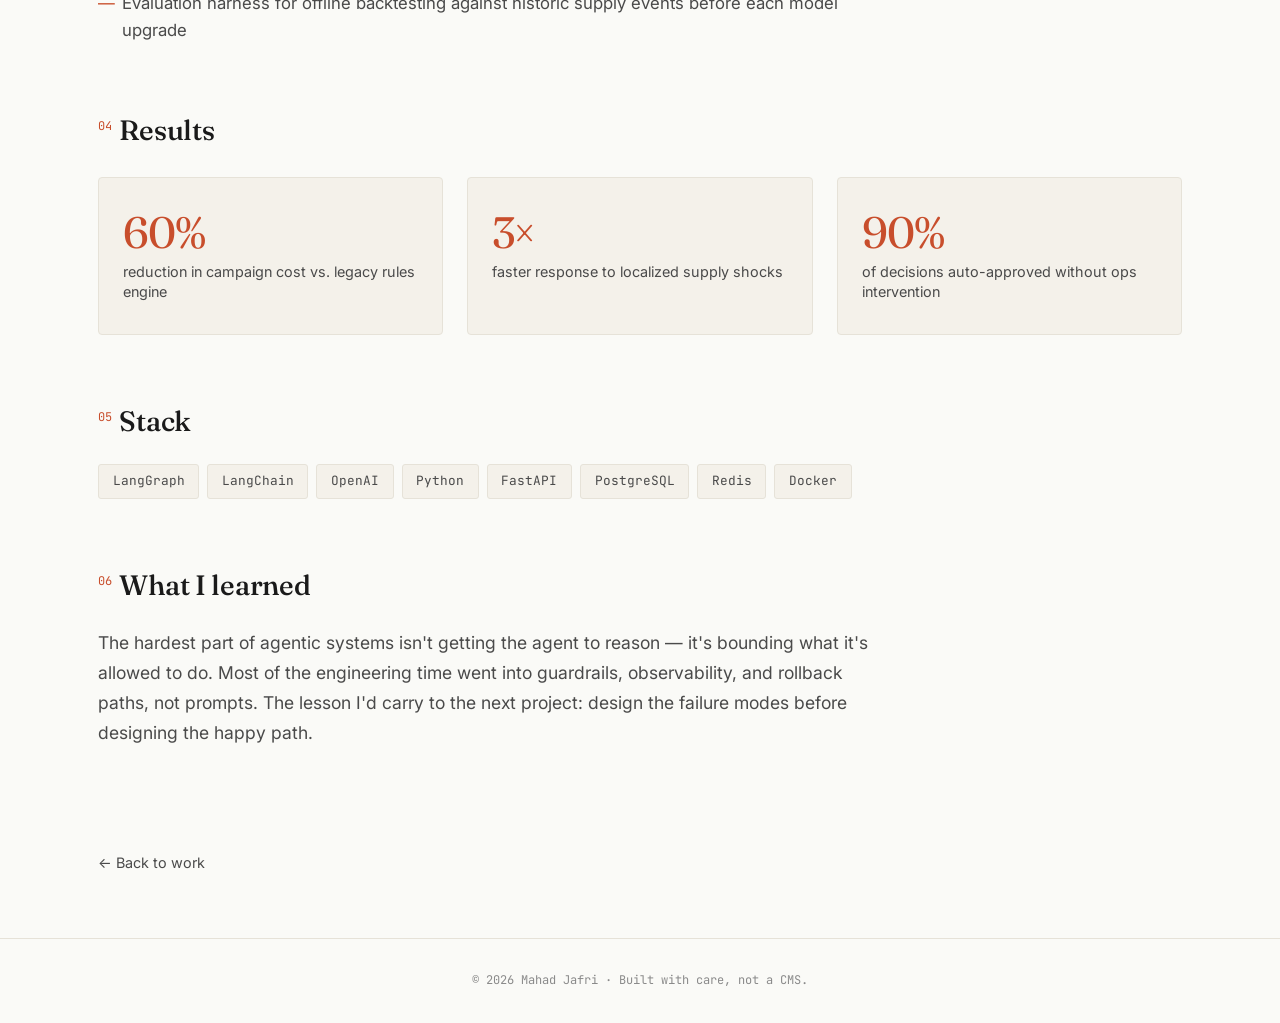
<file: case-studies/supply-balancing-agent.html>
<!DOCTYPE html>
<html lang="en">
<head>
  <meta charset="UTF-8" />
  <meta name="viewport" content="width=device-width, initial-scale=1.0" />
  <title>Real-Time Supply-Balancing Agent — Mahad Jafri</title>
  <link rel="preconnect" href="https://fonts.googleapis.com" />
  <link rel="preconnect" href="https://fonts.gstatic.com" crossorigin />
  <link href="https://fonts.googleapis.com/css2?family=Fraunces:ital,opsz,wght@0,9..144,300..600;1,9..144,300..600&family=Inter:wght@400;500;600&family=JetBrains+Mono:wght@400;500&display=swap" rel="stylesheet" />
  <link rel="stylesheet" href="../styles.css" />
</head>
<body>

  <nav class="nav">
    <div class="nav-inner">
      <a href="../index.html" class="nav-brand">Mahad <em>Jafri</em></a>
      <ul class="nav-links">
        <li><a href="../index.html#work">Work</a></li>
        <li><a href="../index.html#about">About</a></li>
        <li><a href="../index.html#contact">Contact</a></li>
        <li><a href="../assets/resources/resume_ai_engineer.pdf" target="_blank" rel="noopener">Resume ↗</a></li>
      </ul>
    </div>
  </nav>

  <main class="container">

    <a href="../index.html#work" class="cs-back">← Back to work</a>

    <header class="cs-header">
      <div class="cs-meta">
        <span class="tag">AI Engineering · Agentic Systems</span>
        <span class="sep">/</span>
        <span class="year">2025</span>
      </div>
      <h1 class="cs-title">Real-Time Supply-Balancing Agent</h1>
      <p class="cs-lede">
        A LangGraph-based agent that watches live ride-supply imbalances across a major mobility platform and triggers targeted driver incentives — replacing a rules-based system that was overspending by design.
      </p>
    </header>

    <section class="cs-section">
      <h2><span class="num">01</span>The problem</h2>
      <p>
        Ride-hailing supply rarely matches demand evenly across a city. The legacy approach was a hand-tuned rule engine that pushed blanket incentives whenever wait times rose — effective at fixing the symptom, but expensive and slow to adapt to local conditions like weather, events, or shift patterns.
      </p>
      <p>
        The opportunity was a system that could reason about <em>why</em> supply was tight in a specific zone, decide whether an incentive would actually help, and choose the smallest intervention that would close the gap.
      </p>
    </section>

    <section class="cs-section">
      <h2><span class="num">02</span>The approach</h2>
      <p>
        I designed a multi-step agent in LangGraph that decomposed the problem into perception, hypothesis, and action stages. The agent ingests a continuous stream of zone-level supply/demand signals, builds a short-horizon forecast, queries contextual signals (weather, calendar events, historic shift patterns), and reasons through candidate interventions before committing.
      </p>
      <p>
        Each decision is logged with the agent's chain of reasoning so ops teams can audit why a campaign was launched and override when needed.
      </p>
    </section>

    <section class="cs-section">
      <h2><span class="num">03</span>What I built</h2>
      <ul>
        <li>Stateful LangGraph agent with separate nodes for forecasting, hypothesis generation, intervention selection, and human handoff</li>
        <li>FastAPI service layer with a feature store for low-latency context retrieval</li>
        <li>A guardrail layer that bounded incentive spend per zone, per hour, with auto-rollback on anomaly detection</li>
        <li>An observability dashboard showing every agent decision, its reasoning trace, and the resulting market outcome</li>
        <li>Evaluation harness for offline backtesting against historic supply events before each model upgrade</li>
      </ul>
    </section>

    <section class="cs-section">
      <h2><span class="num">04</span>Results</h2>
      <div class="cs-results">
        <div class="cs-result">
          <div class="cs-result-value">60%</div>
          <div class="cs-result-label">reduction in campaign cost vs. legacy rules engine</div>
        </div>
        <div class="cs-result">
          <div class="cs-result-value">3×</div>
          <div class="cs-result-label">faster response to localized supply shocks</div>
        </div>
        <div class="cs-result">
          <div class="cs-result-value">90%</div>
          <div class="cs-result-label">of decisions auto-approved without ops intervention</div>
        </div>
      </div>
    </section>

    <section class="cs-section">
      <h2><span class="num">05</span>Stack</h2>
      <div class="cs-stack">
        <span class="chip">LangGraph</span>
        <span class="chip">LangChain</span>
        <span class="chip">OpenAI</span>
        <span class="chip">Python</span>
        <span class="chip">FastAPI</span>
        <span class="chip">PostgreSQL</span>
        <span class="chip">Redis</span>
        <span class="chip">Docker</span>
      </div>
    </section>

    <section class="cs-section">
      <h2><span class="num">06</span>What I learned</h2>
      <p>
        The hardest part of agentic systems isn't getting the agent to reason — it's bounding what it's allowed to do. Most of the engineering time went into guardrails, observability, and rollback paths, not prompts. The lesson I'd carry to the next project: design the failure modes before designing the happy path.
      </p>
    </section>

    <a href="../index.html#work" class="cs-back" style="margin-bottom: 4rem;">← Back to work</a>

  </main>

  <footer>
    © 2026 Mahad Jafri · Built with care, not a CMS.
  </footer>

</body>
</html>
</file>
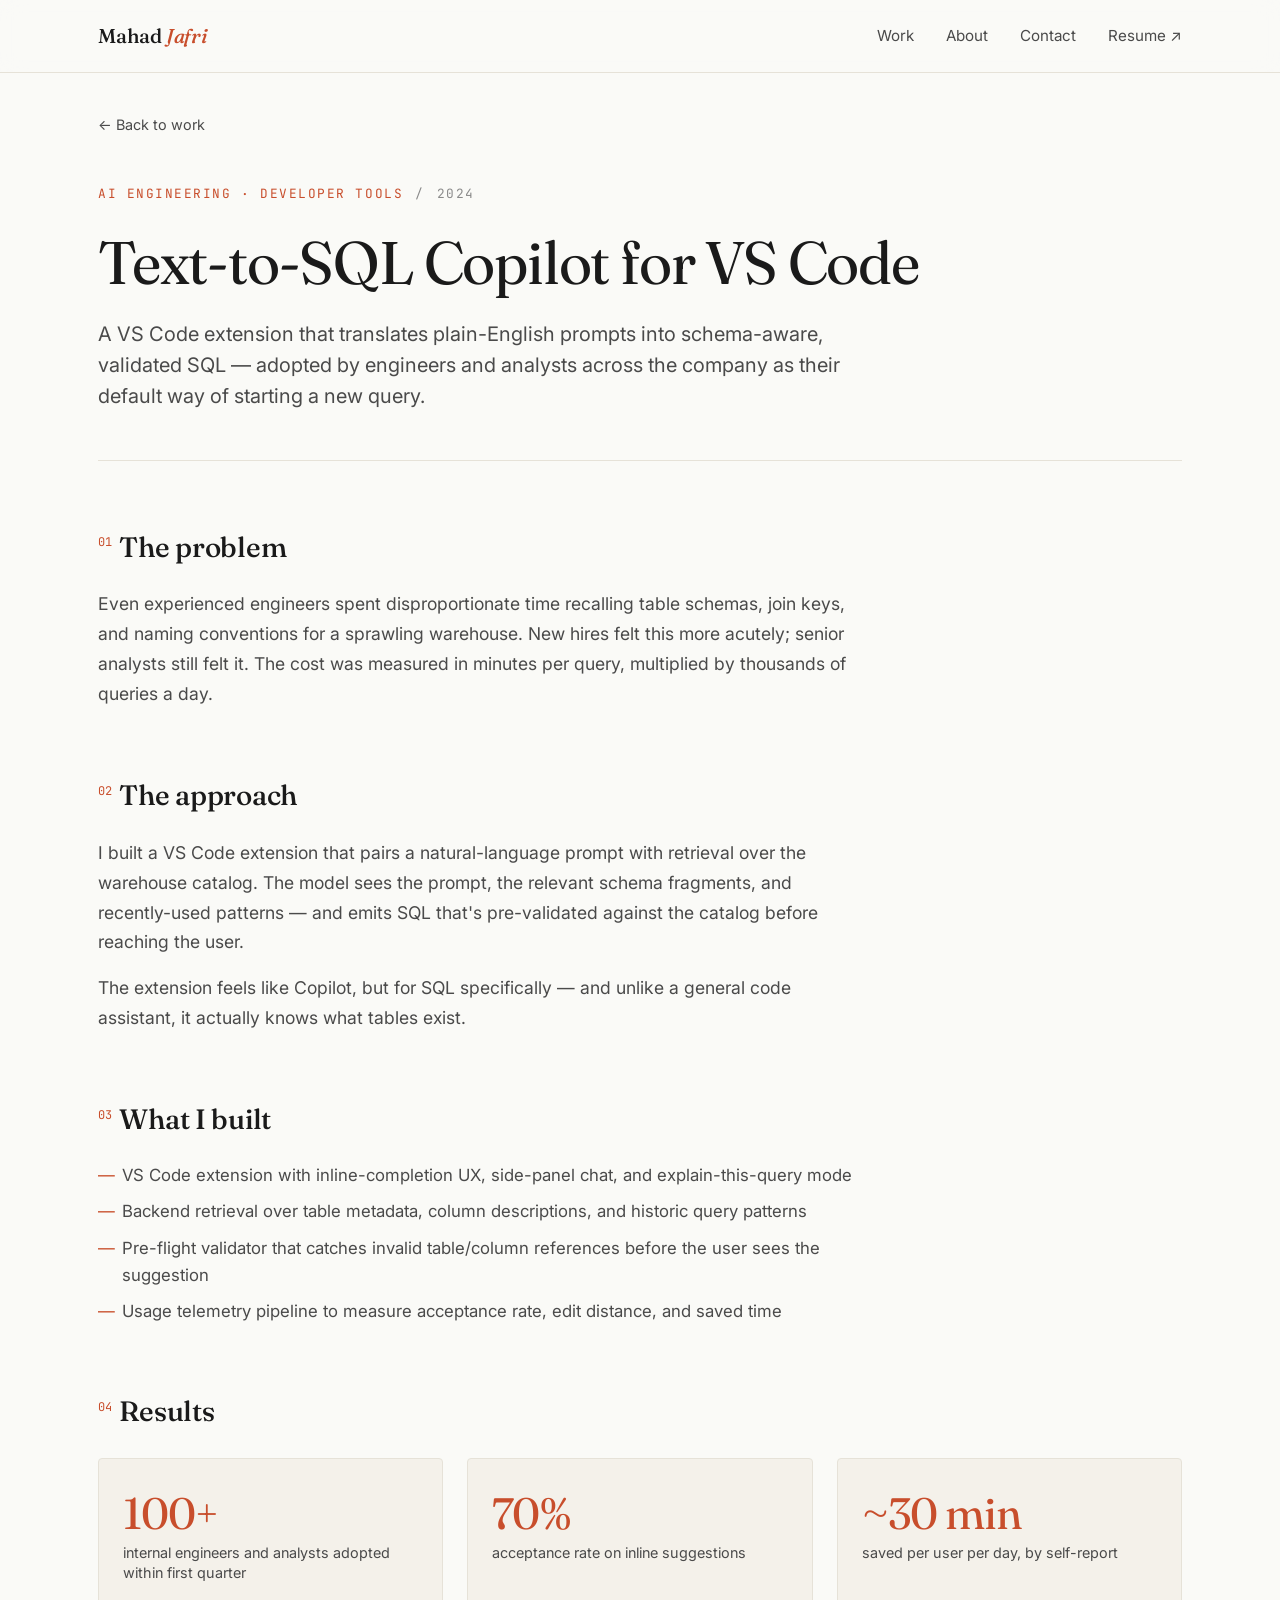
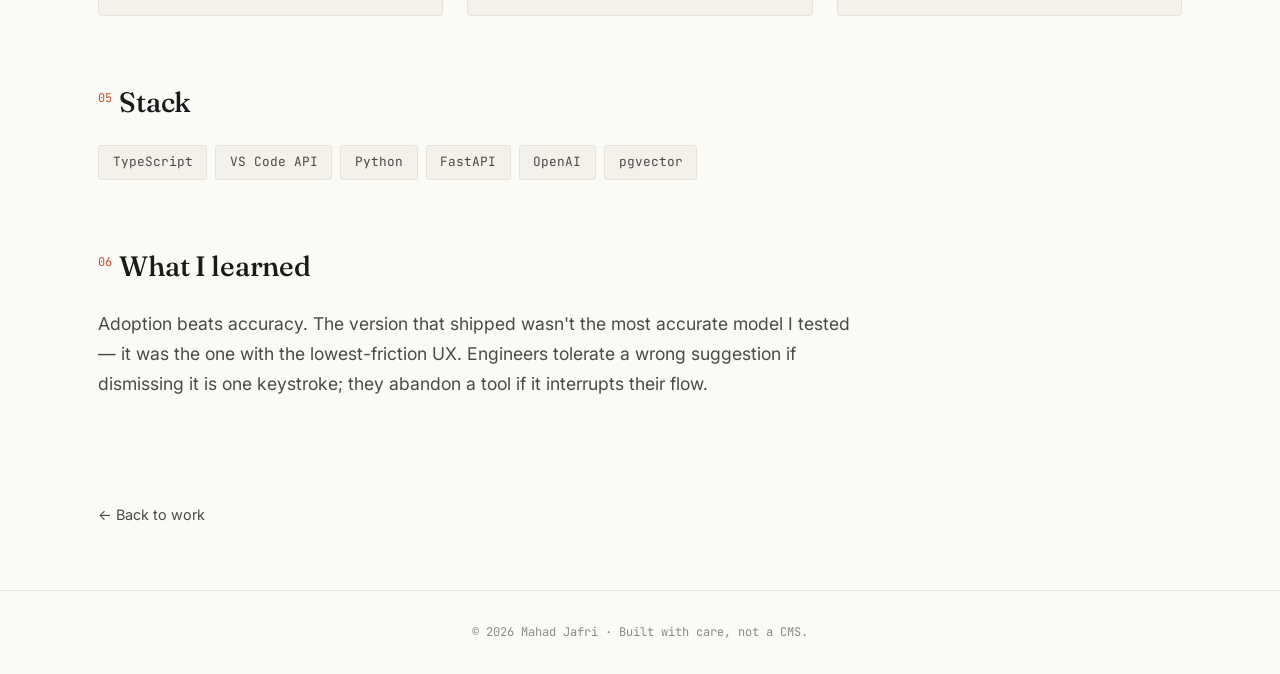
<file: case-studies/text-to-sql-copilot.html>
<!DOCTYPE html>
<html lang="en">
<head>
  <meta charset="UTF-8" />
  <meta name="viewport" content="width=device-width, initial-scale=1.0" />
  <title>Text-to-SQL Copilot — Mahad Jafri</title>
  <link rel="preconnect" href="https://fonts.googleapis.com" />
  <link rel="preconnect" href="https://fonts.gstatic.com" crossorigin />
  <link href="https://fonts.googleapis.com/css2?family=Fraunces:ital,opsz,wght@0,9..144,300..600;1,9..144,300..600&family=Inter:wght@400;500;600&family=JetBrains+Mono:wght@400;500&display=swap" rel="stylesheet" />
  <link rel="stylesheet" href="../styles.css" />
</head>
<body>

  <nav class="nav">
    <div class="nav-inner">
      <a href="../index.html" class="nav-brand">Mahad <em>Jafri</em></a>
      <ul class="nav-links">
        <li><a href="../index.html#work">Work</a></li>
        <li><a href="../index.html#about">About</a></li>
        <li><a href="../index.html#contact">Contact</a></li>
        <li><a href="../assets/resources/resume_ai_engineer.pdf" target="_blank" rel="noopener">Resume ↗</a></li>
      </ul>
    </div>
  </nav>

  <main class="container">
    <a href="../index.html#work" class="cs-back">← Back to work</a>

    <header class="cs-header">
      <div class="cs-meta">
        <span class="tag">AI Engineering · Developer Tools</span>
        <span class="sep">/</span>
        <span class="year">2024</span>
      </div>
      <h1 class="cs-title">Text-to-SQL Copilot for VS Code</h1>
      <p class="cs-lede">
        A VS Code extension that translates plain-English prompts into schema-aware, validated SQL — adopted by engineers and analysts across the company as their default way of starting a new query.
      </p>
    </header>

    <section class="cs-section">
      <h2><span class="num">01</span>The problem</h2>
      <p>
        Even experienced engineers spent disproportionate time recalling table schemas, join keys, and naming conventions for a sprawling warehouse. New hires felt this more acutely; senior analysts still felt it. The cost was measured in minutes per query, multiplied by thousands of queries a day.
      </p>
    </section>

    <section class="cs-section">
      <h2><span class="num">02</span>The approach</h2>
      <p>
        I built a VS Code extension that pairs a natural-language prompt with retrieval over the warehouse catalog. The model sees the prompt, the relevant schema fragments, and recently-used patterns — and emits SQL that's pre-validated against the catalog before reaching the user.
      </p>
      <p>
        The extension feels like Copilot, but for SQL specifically — and unlike a general code assistant, it actually knows what tables exist.
      </p>
    </section>

    <section class="cs-section">
      <h2><span class="num">03</span>What I built</h2>
      <ul>
        <li>VS Code extension with inline-completion UX, side-panel chat, and explain-this-query mode</li>
        <li>Backend retrieval over table metadata, column descriptions, and historic query patterns</li>
        <li>Pre-flight validator that catches invalid table/column references before the user sees the suggestion</li>
        <li>Usage telemetry pipeline to measure acceptance rate, edit distance, and saved time</li>
      </ul>
    </section>

    <section class="cs-section">
      <h2><span class="num">04</span>Results</h2>
      <div class="cs-results">
        <div class="cs-result">
          <div class="cs-result-value">100+</div>
          <div class="cs-result-label">internal engineers and analysts adopted within first quarter</div>
        </div>
        <div class="cs-result">
          <div class="cs-result-value">70%</div>
          <div class="cs-result-label">acceptance rate on inline suggestions</div>
        </div>
        <div class="cs-result">
          <div class="cs-result-value">~30 min</div>
          <div class="cs-result-label">saved per user per day, by self-report</div>
        </div>
      </div>
    </section>

    <section class="cs-section">
      <h2><span class="num">05</span>Stack</h2>
      <div class="cs-stack">
        <span class="chip">TypeScript</span>
        <span class="chip">VS Code API</span>
        <span class="chip">Python</span>
        <span class="chip">FastAPI</span>
        <span class="chip">OpenAI</span>
        <span class="chip">pgvector</span>
      </div>
    </section>

    <section class="cs-section">
      <h2><span class="num">06</span>What I learned</h2>
      <p>
        Adoption beats accuracy. The version that shipped wasn't the most accurate model I tested — it was the one with the lowest-friction UX. Engineers tolerate a wrong suggestion if dismissing it is one keystroke; they abandon a tool if it interrupts their flow.
      </p>
    </section>

    <a href="../index.html#work" class="cs-back" style="margin-bottom: 4rem;">← Back to work</a>
  </main>

  <footer>© 2026 Mahad Jafri · Built with care, not a CMS.</footer>
</body>
</html>
</file>
<file: styles.css>
:root {
  --ink: #1a1a1a;
  --ink-soft: #4a4a4a;
  --ink-faint: #8a8a8a;
  --paper: #fafaf7;
  --paper-warm: #f4f1ea;
  --rule: #e6e2d8;
  --accent: #c84e2c;
  --accent-soft: #f0e4dc;

  --font-display: 'Fraunces', Georgia, 'Times New Roman', serif;
  --font-body: 'Inter', -apple-system, BlinkMacSystemFont, 'Segoe UI', sans-serif;
  --font-mono: 'JetBrains Mono', 'SF Mono', Menlo, monospace;

  --container: 1180px;
  --gutter: clamp(1.25rem, 4vw, 3rem);
}

/* Reset */
*, *::before, *::after { box-sizing: border-box; margin: 0; padding: 0; }
html { scroll-behavior: smooth; }
body {
  font-family: var(--font-body);
  background: var(--paper);
  color: var(--ink);
  line-height: 1.6;
  font-size: 17px;
  -webkit-font-smoothing: antialiased;
  -moz-osx-font-smoothing: grayscale;
}
img { max-width: 100%; display: block; }
a { color: inherit; text-decoration: none; }
button { font-family: inherit; cursor: pointer; border: none; background: none; }

/* Container */
.container {
  max-width: var(--container);
  margin: 0 auto;
  padding: 0 var(--gutter);
}

/* ============================================
   Navigation
   ============================================ */
.nav {
  position: sticky;
  top: 0;
  z-index: 100;
  background: rgba(250, 250, 247, 0.85);
  backdrop-filter: blur(12px);
  -webkit-backdrop-filter: blur(12px);
  border-bottom: 1px solid var(--rule);
}
.nav-inner {
  display: flex;
  justify-content: space-between;
  align-items: center;
  padding: 1.25rem var(--gutter);
  max-width: var(--container);
  margin: 0 auto;
}
.nav-brand {
  font-family: var(--font-display);
  font-weight: 500;
  font-size: 1.25rem;
  letter-spacing: -0.01em;
}
.nav-brand em { font-style: italic; color: var(--accent); }
.nav-links {
  display: flex;
  gap: 2rem;
  list-style: none;
  font-size: 0.95rem;
}
.nav-links a {
  color: var(--ink-soft);
  transition: color 0.2s ease;
}
.nav-links a:hover { color: var(--accent); }

/* Resume dropdown */
.resume-dropdown { position: relative; }
.resume-btn {
  font-family: var(--font-body);
  font-size: 0.95rem;
  color: var(--ink-soft);
  padding: 0.35rem 0.75rem;
  border: 1px solid var(--rule);
  border-radius: 4px;
  background: transparent;
  transition: color 0.2s, border-color 0.2s, background 0.2s;
  white-space: nowrap;
}
.resume-btn:hover { color: var(--accent); border-color: var(--accent); }
.resume-chevron { display: inline-block; font-style: normal; font-size: 0.7em; margin-left: 2px; }
.resume-menu {
  display: none;
  position: absolute;
  top: calc(100% + 8px);
  right: 0;
  min-width: 190px;
  list-style: none;
  background: var(--paper);
  border: 1px solid var(--rule);
  border-radius: 6px;
  box-shadow: 0 8px 24px rgba(0,0,0,0.09);
  z-index: 200;
  overflow: hidden;
}
.resume-menu.open { display: block; }
.resume-menu li a {
  display: block;
  padding: 0.65rem 1rem;
  font-size: 0.9rem;
  color: var(--ink-soft);
  transition: background 0.15s, color 0.15s;
}
.resume-menu li a:hover { background: var(--accent-soft); color: var(--accent); }
.resume-menu li + li { border-top: 1px solid var(--rule); }

@media (max-width: 640px) {
  .nav-links { gap: 1.25rem; font-size: 0.85rem; }
  .nav-links li:not(:last-child):not(:nth-last-child(2)) { display: none; }
  .resume-menu { right: 0; left: auto; }
}

/* ============================================
   Hero
   ============================================ */
.hero {
  padding: clamp(4rem, 12vh, 8rem) 0 clamp(4rem, 10vh, 7rem);
  border-bottom: 1px solid var(--rule);
}
.hero-eyebrow {
  font-family: var(--font-mono);
  font-size: 0.8rem;
  text-transform: uppercase;
  letter-spacing: 0.15em;
  color: var(--ink-faint);
  margin-bottom: 2rem;
  display: flex;
  align-items: center;
  gap: 0.75rem;
}
.hero-eyebrow::before {
  content: '';
  width: 2rem;
  height: 1px;
  background: var(--ink-faint);
}
.hero-title {
  font-family: var(--font-display);
  font-size: clamp(2.5rem, 7vw, 5.25rem);
  font-weight: 400;
  line-height: 1.05;
  letter-spacing: -0.02em;
  margin-bottom: 2rem;
  max-width: 18ch;
}
.hero-title em {
  font-style: italic;
  color: var(--accent);
  font-weight: 300;
}
.hero-subtitle {
  font-size: 1.2rem;
  color: var(--ink-soft);
  max-width: 52ch;
  margin-bottom: 2.5rem;
  line-height: 1.55;
}
.hero-cta {
  display: flex;
  gap: 1rem;
  flex-wrap: wrap;
}
.btn {
  display: inline-flex;
  align-items: center;
  gap: 0.5rem;
  padding: 0.85rem 1.5rem;
  font-size: 0.95rem;
  font-weight: 500;
  border-radius: 2rem;
  transition: all 0.2s ease;
  border: 1px solid transparent;
}
.btn-primary {
  background: var(--ink);
  color: var(--paper);
}
.btn-primary:hover {
  background: var(--accent);
  transform: translateY(-1px);
}
.btn-secondary {
  border-color: var(--rule);
  color: var(--ink);
}
.btn-secondary:hover {
  border-color: var(--ink);
  background: var(--paper-warm);
}
.btn .arrow {
  transition: transform 0.2s ease;
}
.btn:hover .arrow { transform: translateX(3px); }

/* ============================================
   Section base
   ============================================ */
.section {
  padding: clamp(4rem, 10vh, 7rem) 0;
  border-bottom: 1px solid var(--rule);
}
.section-header {
  display: flex;
  justify-content: space-between;
  align-items: baseline;
  margin-bottom: 3.5rem;
  flex-wrap: wrap;
  gap: 1rem;
}
.section-label {
  font-family: var(--font-mono);
  font-size: 0.8rem;
  text-transform: uppercase;
  letter-spacing: 0.15em;
  color: var(--ink-faint);
}
.section-title {
  font-family: var(--font-display);
  font-size: clamp(1.75rem, 3.5vw, 2.5rem);
  font-weight: 400;
  letter-spacing: -0.02em;
  line-height: 1.15;
}
.section-title em { font-style: italic; color: var(--accent); }

/* ============================================
   Capability Pillars
   ============================================ */
.pillars-grid {
  display: grid;
  grid-template-columns: repeat(3, 1fr);
  gap: 1.5rem;
}
@media (max-width: 900px) {
  .pillars-grid { grid-template-columns: 1fr; }
}
.pillar-card {
  padding: 1.75rem;
  border: 1px solid var(--rule);
  border-radius: 4px;
  background: var(--paper);
  transition: border-color 0.2s ease, transform 0.2s ease, box-shadow 0.2s ease;
  display: flex;
  flex-direction: column;
}
.pillar-card:hover {
  border-color: var(--ink);
  transform: translateY(-2px);
  box-shadow: 0 8px 24px -12px rgba(0,0,0,0.12);
}
.pillar-featured {
  border-color: var(--ink-soft);
  box-shadow: 0 4px 16px -8px rgba(0,0,0,0.1);
}
.pillar-featured:hover {
  box-shadow: 0 12px 32px -12px rgba(0,0,0,0.15);
}
.pillar-title {
  font-family: var(--font-display);
  font-size: 1.2rem;
  font-weight: 600;
  line-height: 1.25;
  margin-bottom: 0.3rem;
  color: var(--ink);
}
.pillar-system-label {
  display: block;
  font-family: var(--font-mono);
  font-size: 0.7rem;
  text-transform: uppercase;
  letter-spacing: 0.1em;
  color: var(--ink-faint);
  margin-bottom: 0.85rem;
}
.pillar-description {
  font-size: 0.95rem;
  color: var(--ink-soft);
  line-height: 1.6;
  margin-bottom: 0.25rem;
}
.pillar-list {
  list-style: none;
  margin: 0.85rem 0;
  flex: 1;
}
.pillar-list li {
  font-size: 0.92rem;
  line-height: 1.55;
  color: var(--ink-soft);
  padding-left: 1.5rem;
  position: relative;
  margin-bottom: 0.4rem;
}
.pillar-list li::before {
  content: '—';
  position: absolute;
  left: 0;
  color: var(--accent);
}
.pillar-list li:nth-child(-n+2) {
  color: var(--ink);
  font-weight: 500;
}
.pillar-artifact {
  display: flex;
  flex-direction: column;
  gap: 0.3rem;
  margin-top: 1rem;
  padding: 0.85rem 1rem;
  background: var(--accent-soft);
  border-radius: 4px;
  text-decoration: none;
  transition: background 0.2s ease;
}
.pillar-artifact:hover { background: #e8d4cb; }
.pillar-card:hover .pillar-artifact { background: #e8d4cb; }
.pillar-artifact-label {
  font-family: var(--font-mono);
  font-size: 0.7rem;
  text-transform: uppercase;
  letter-spacing: 0.12em;
  color: var(--accent);
}
.pillar-artifact-value {
  font-size: 0.88rem;
  color: var(--ink-soft);
  line-height: 1.5;
}

/* ============================================
   Featured case studies
   ============================================ */
.case-grid {
  display: grid;
  grid-template-columns: repeat(2, 1fr);
  gap: 2.5rem;
}
@media (max-width: 760px) {
  .case-grid { grid-template-columns: 1fr; gap: 2rem; }
}
.case-card {
  background: var(--paper);
  border: 1px solid var(--rule);
  border-radius: 4px;
  overflow: hidden;
  transition: all 0.3s ease;
  display: flex;
  flex-direction: column;
}
.case-card:hover {
  border-color: var(--ink);
  transform: translateY(-2px);
  box-shadow: 0 12px 32px -16px rgba(0, 0, 0, 0.12);
}
.case-card-visual {
  aspect-ratio: 16 / 10;
  background: var(--paper-warm);
  display: flex;
  align-items: center;
  justify-content: center;
  position: relative;
  overflow: hidden;
  border-bottom: 1px solid var(--rule);
}
.case-card-visual svg {
  width: 60%;
  height: 60%;
  opacity: 0.85;
}
.case-card-body {
  padding: 1.75rem 1.75rem 2rem;
  flex: 1;
  display: flex;
  flex-direction: column;
}
.case-tag {
  font-family: var(--font-mono);
  font-size: 0.72rem;
  text-transform: uppercase;
  letter-spacing: 0.12em;
  color: var(--accent);
  margin-bottom: 1rem;
}
.case-title {
  font-family: var(--font-display);
  font-size: 1.5rem;
  font-weight: 500;
  line-height: 1.2;
  letter-spacing: -0.01em;
  margin-bottom: 0.75rem;
}
.case-description {
  color: var(--ink-soft);
  font-size: 0.95rem;
  margin-bottom: 1.5rem;
  flex: 1;
}
.case-link {
  font-size: 0.9rem;
  font-weight: 500;
  color: var(--ink);
  display: inline-flex;
  align-items: center;
  gap: 0.4rem;
  align-self: flex-start;
  border-bottom: 1px solid var(--ink);
  padding-bottom: 2px;
  transition: all 0.2s ease;
}
.case-link:hover { color: var(--accent); border-color: var(--accent); }
.case-link .arrow { transition: transform 0.2s ease; }
.case-link:hover .arrow { transform: translateX(3px); }

/* ============================================
   Engineering showcase (smaller projects)
   ============================================ */
.showcase-grid {
  display: grid;
  grid-template-columns: repeat(3, 1fr);
  gap: 1.5rem;
}
@media (max-width: 880px) {
  .showcase-grid { grid-template-columns: repeat(2, 1fr); }
}
@media (max-width: 560px) {
  .showcase-grid { grid-template-columns: 1fr; }
}
.showcase-card {
  padding: 1.75rem;
  border: 1px solid var(--rule);
  border-radius: 4px;
  background: var(--paper);
  transition: all 0.2s ease;
}
.showcase-card:hover {
  border-color: var(--ink);
  background: var(--paper-warm);
}
.showcase-title {
  font-family: var(--font-display);
  font-size: 1.15rem;
  font-weight: 500;
  margin-bottom: 0.5rem;
  line-height: 1.3;
}
.showcase-description {
  font-size: 0.9rem;
  color: var(--ink-soft);
  margin-bottom: 1.25rem;
}
.chip-row {
  display: flex;
  flex-wrap: wrap;
  gap: 0.4rem;
}
.chip {
  font-family: var(--font-mono);
  font-size: 0.7rem;
  padding: 0.25rem 0.6rem;
  background: var(--paper-warm);
  border: 1px solid var(--rule);
  border-radius: 3px;
  color: var(--ink-soft);
}

/* ============================================
   Tools section
   ============================================ */
.tools-groups {
  display: grid;
  grid-template-columns: repeat(2, 1fr);
  gap: 2.5rem 4rem;
}
@media (max-width: 720px) {
  .tools-groups { grid-template-columns: 1fr; gap: 2rem; }
}
.tools-group h3 {
  font-family: var(--font-mono);
  font-size: 0.75rem;
  text-transform: uppercase;
  letter-spacing: 0.15em;
  color: var(--ink-faint);
  margin-bottom: 1rem;
  padding-bottom: 0.75rem;
  border-bottom: 1px solid var(--rule);
}
.tools-description {
  font-size: 0.95rem;
  color: var(--ink-soft);
  line-height: 1.6;
}
.tools-list {
  display: flex;
  flex-wrap: wrap;
  gap: 0.5rem;
  list-style: none;
}
.tools-list li {
  font-size: 0.95rem;
  padding: 0.4rem 0.85rem;
  background: var(--paper);
  border: 1px solid var(--rule);
  border-radius: 2rem;
  color: var(--ink);
  transition: all 0.2s ease;
}
.tools-list li:hover {
  border-color: var(--accent);
  color: var(--accent);
}

/* ============================================
   About
   ============================================ */
.about-grid {
  display: grid;
  grid-template-columns: 1fr 1.5fr;
  gap: 4rem;
  align-items: start;
}
@media (max-width: 760px) {
  .about-grid { grid-template-columns: 1fr; gap: 2rem; }
}
.about-portrait-col {
  display: flex;
  flex-direction: column;
  gap: 1.25rem;
}
.about-portrait {
  aspect-ratio: 4 / 5;
  background: var(--paper-warm);
  border: 1px solid var(--rule);
  border-radius: 4px;
  overflow: hidden;
  display: flex;
  align-items: center;
  justify-content: center;
  color: var(--ink-faint);
  font-family: var(--font-mono);
  font-size: 0.8rem;
}
.about-portrait img {
  width: 100%;
  height: 100%;
  object-fit: cover;
  display: block;
}
.about-companies {
  display: flex;
  flex-wrap: wrap;
  align-items: center;
  gap: 1rem 1.25rem;
  padding-top: 0.25rem;
}
.about-companies img {
  height: 28px;
  width: auto;
  object-fit: contain;
  filter: grayscale(100%) opacity(0.5);
  transition: filter 0.2s ease;
}
.about-companies img:hover {
  filter: grayscale(0%) opacity(1);
}
.about-text p {
  font-size: 1.1rem;
  line-height: 1.7;
  color: var(--ink-soft);
  margin-bottom: 1.25rem;
}
.about-text p strong { color: var(--ink); font-weight: 500; }

/* ============================================
   Contact / Footer
   ============================================ */
.contact {
  padding: clamp(5rem, 12vh, 8rem) 0;
  border-top: 1px solid var(--rule);
}
.contact-grid {
  display: grid;
  grid-template-columns: 1fr 1.4fr;
  gap: 4rem;
  align-items: start;
}
.contact-title {
  font-family: var(--font-display);
  font-size: clamp(1.5rem, 3vw, 2.25rem);
  font-weight: 400;
  letter-spacing: -0.02em;
  line-height: 1.25;
  margin-bottom: 2.5rem;
}
.contact-title em { font-style: italic; color: var(--accent); }

/* Social cards */
.social-cards { display: flex; flex-direction: column; gap: 0.75rem; }
.social-card {
  display: flex;
  align-items: center;
  gap: 0.85rem;
  padding: 0.9rem 1.1rem;
  border: 1px solid var(--rule);
  border-radius: 8px;
  background: var(--paper);
  transition: border-color 0.2s, box-shadow 0.2s, background 0.2s;
  color: var(--ink-soft);
}
.social-card:hover {
  border-color: var(--accent);
  background: var(--accent-soft);
  color: var(--accent);
  box-shadow: 0 2px 12px rgba(200, 78, 44, 0.08);
}
.social-card-icon {
  display: flex;
  align-items: center;
  justify-content: center;
  width: 36px;
  height: 36px;
  border-radius: 6px;
  background: var(--paper-warm);
  flex-shrink: 0;
  transition: background 0.2s;
}
.social-card:hover .social-card-icon { background: rgba(200,78,44,0.12); }
.social-card-label { flex: 1; font-size: 1rem; font-weight: 500; }
.social-card-arrow { font-size: 1.1rem; opacity: 0.5; }
.social-card:hover .social-card-arrow { opacity: 1; }

/* Contact form */
.contact-right {
  background: var(--paper-warm);
  border: 1px solid var(--rule);
  border-radius: 12px;
  padding: 2rem 2rem 2.25rem;
}
.contact-form { display: flex; flex-direction: column; gap: 1.1rem; }
.form-field { display: flex; flex-direction: column; gap: 0.4rem; }
.form-field label {
  font-size: 0.85rem;
  font-weight: 500;
  color: var(--ink);
  letter-spacing: 0.01em;
}
.form-optional { font-weight: 400; color: var(--ink-faint); font-size: 0.8rem; }
.form-field input,
.form-field textarea {
  font-family: var(--font-body);
  font-size: 0.95rem;
  color: var(--ink);
  background: var(--paper);
  border: 1px solid var(--rule);
  border-radius: 6px;
  padding: 0.65rem 0.85rem;
  transition: border-color 0.2s, box-shadow 0.2s;
  outline: none;
  resize: vertical;
}
.form-field input::placeholder,
.form-field textarea::placeholder { color: var(--ink-faint); }
.form-field input:focus,
.form-field textarea:focus {
  border-color: var(--accent);
  box-shadow: 0 0 0 3px rgba(200,78,44,0.1);
}
.form-submit {
  width: 100%;
  font-family: var(--font-body);
  font-size: 0.95rem;
  font-weight: 500;
  color: var(--paper);
  background: var(--ink);
  border: none;
  border-radius: 6px;
  padding: 0.85rem 1.5rem;
  cursor: pointer;
  transition: background 0.2s, transform 0.15s;
  letter-spacing: 0.01em;
  margin-top: 0.25rem;
}
.form-submit:hover { background: var(--accent); transform: translateY(-1px); }
.form-submit .arrow { display: inline-block; transition: transform 0.2s; }
.form-submit:hover .arrow { transform: translateX(3px); }
.form-submit:disabled { opacity: 0.6; cursor: not-allowed; transform: none; }
.form-success {
  display: flex;
  align-items: center;
  gap: 0.85rem;
  padding: 1.5rem;
  background: var(--paper);
  border: 1px solid var(--rule);
  border-radius: 8px;
  color: var(--ink);
  font-size: 1rem;
}
.form-success svg { color: #2a9d5c; flex-shrink: 0; }
.form-error {
  font-size: 0.85rem;
  color: var(--accent);
  margin-top: 0.5rem;
}

@media (max-width: 860px) {
  .contact-grid { grid-template-columns: 1fr; gap: 3rem; }
}
@media (max-width: 480px) {
  .form-row { grid-template-columns: 1fr; }
}
footer {
  padding: 2rem var(--gutter);
  text-align: center;
  font-family: var(--font-mono);
  font-size: 0.75rem;
  color: var(--ink-faint);
  border-top: 1px solid var(--rule);
}

/* ============================================
   Case study detail page
   ============================================ */
.cs-back {
  display: inline-flex;
  align-items: center;
  gap: 0.5rem;
  font-size: 0.9rem;
  color: var(--ink-soft);
  margin: 2.5rem 0 3rem;
  transition: color 0.2s ease;
}
.cs-back:hover { color: var(--accent); }

.cs-header {
  padding-bottom: 3rem;
  border-bottom: 1px solid var(--rule);
  margin-bottom: 4rem;
}
.cs-meta {
  display: flex;
  gap: 0.75rem;
  align-items: center;
  margin-bottom: 1.5rem;
  font-family: var(--font-mono);
  font-size: 0.8rem;
  text-transform: uppercase;
  letter-spacing: 0.12em;
}
.cs-meta .tag { color: var(--accent); }
.cs-meta .sep { color: var(--ink-faint); }
.cs-meta .year { color: var(--ink-faint); }
.cs-title {
  font-family: var(--font-display);
  font-size: clamp(2.25rem, 5vw, 3.75rem);
  font-weight: 400;
  letter-spacing: -0.02em;
  line-height: 1.1;
  margin-bottom: 1.5rem;
  max-width: 22ch;
}
.cs-lede {
  font-size: 1.25rem;
  color: var(--ink-soft);
  max-width: 60ch;
  line-height: 1.55;
}

.cs-section { margin-bottom: 4rem; }
.cs-section h2 {
  font-family: var(--font-display);
  font-size: 1.75rem;
  font-weight: 500;
  letter-spacing: -0.01em;
  margin-bottom: 1.25rem;
}
.cs-section h2 .num {
  font-family: var(--font-mono);
  font-size: 0.75rem;
  color: var(--accent);
  vertical-align: super;
  margin-right: 0.5rem;
  font-weight: 400;
}
.cs-section p {
  font-size: 1.1rem;
  line-height: 1.7;
  color: var(--ink-soft);
  margin-bottom: 1rem;
  max-width: 70ch;
}
.cs-section ul {
  list-style: none;
  margin: 1rem 0;
}
.cs-section ul li {
  font-size: 1.05rem;
  line-height: 1.6;
  color: var(--ink-soft);
  padding-left: 1.5rem;
  position: relative;
  margin-bottom: 0.6rem;
  max-width: 70ch;
}
.cs-section ul li::before {
  content: '—';
  position: absolute;
  left: 0;
  color: var(--accent);
}

.cs-results {
  display: grid;
  grid-template-columns: repeat(3, 1fr);
  gap: 1.5rem;
  margin: 1.5rem 0;
}
@media (max-width: 640px) {
  .cs-results { grid-template-columns: 1fr; }
}
.cs-result {
  padding: 2rem 1.5rem;
  background: var(--paper-warm);
  border: 1px solid var(--rule);
  border-radius: 4px;
}
.cs-result-value {
  font-family: var(--font-display);
  font-size: clamp(2rem, 4vw, 2.75rem);
  font-weight: 400;
  color: var(--accent);
  line-height: 1;
  margin-bottom: 0.5rem;
  letter-spacing: -0.02em;
}
.cs-result-label {
  font-size: 0.9rem;
  color: var(--ink-soft);
  line-height: 1.4;
}

.cs-stack {
  display: flex;
  flex-wrap: wrap;
  gap: 0.5rem;
}
.cs-stack .chip {
  font-size: 0.8rem;
  padding: 0.4rem 0.85rem;
}

/* ============================================
 Animations
   ============================================ */
@keyframes fadeUp {
  from { opacity: 0; transform: translateY(20px); }
  to { opacity: 1; transform: translateY(0); }
}
.hero-eyebrow, .hero-title, .hero-subtitle, .hero-cta {
  animation: fadeUp 0.8s ease-out backwards;
}
.hero-eyebrow { animation-delay: 0.1s; }
.hero-title { animation-delay: 0.2s; }
.hero-subtitle { animation-delay: 0.4s; }
.hero-cta { animation-delay: 0.6s; }

/* Respect reduced motion */
@media (prefers-reduced-motion: reduce) {
  *, *::before, *::after {
    animation-duration: 0.01ms !important;
    animation-iteration-count: 1 !important;
    transition-duration: 0.01ms !important;
    scroll-behavior: auto !important;
  }
}
</file>
